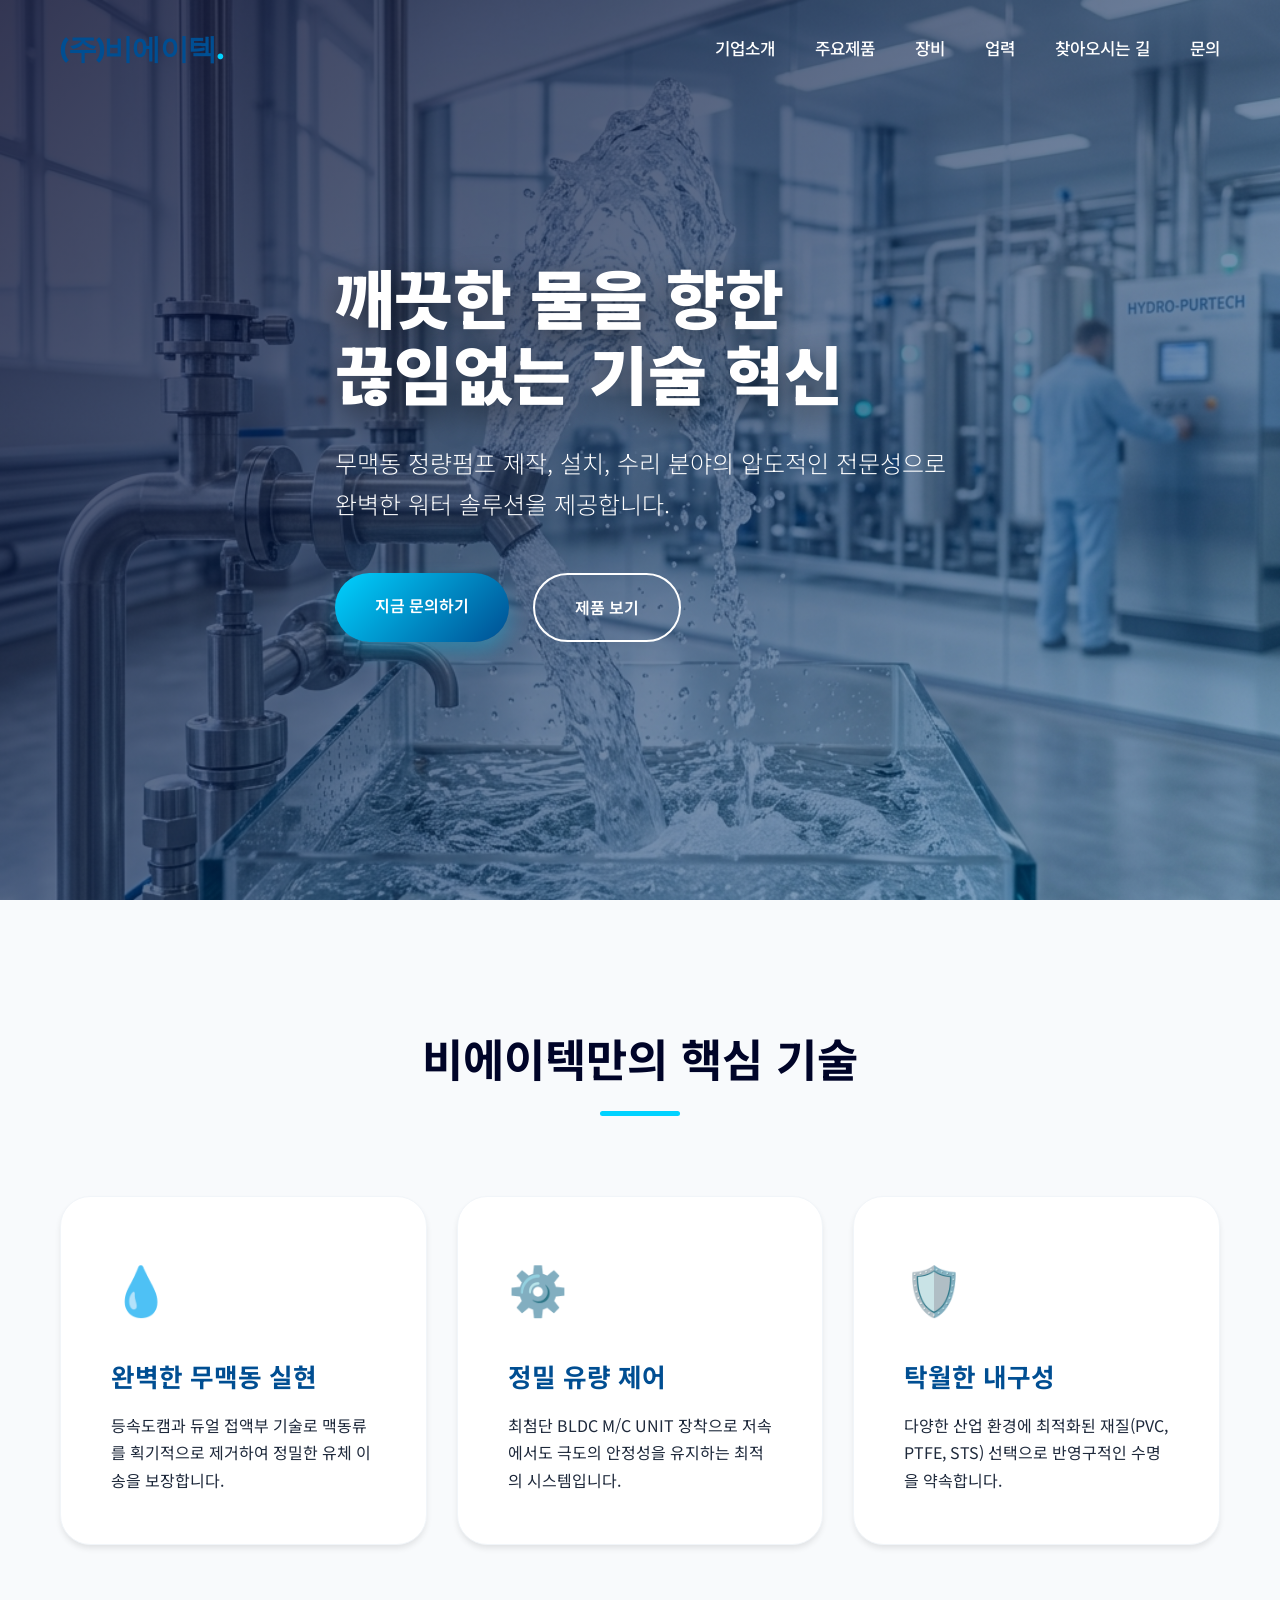
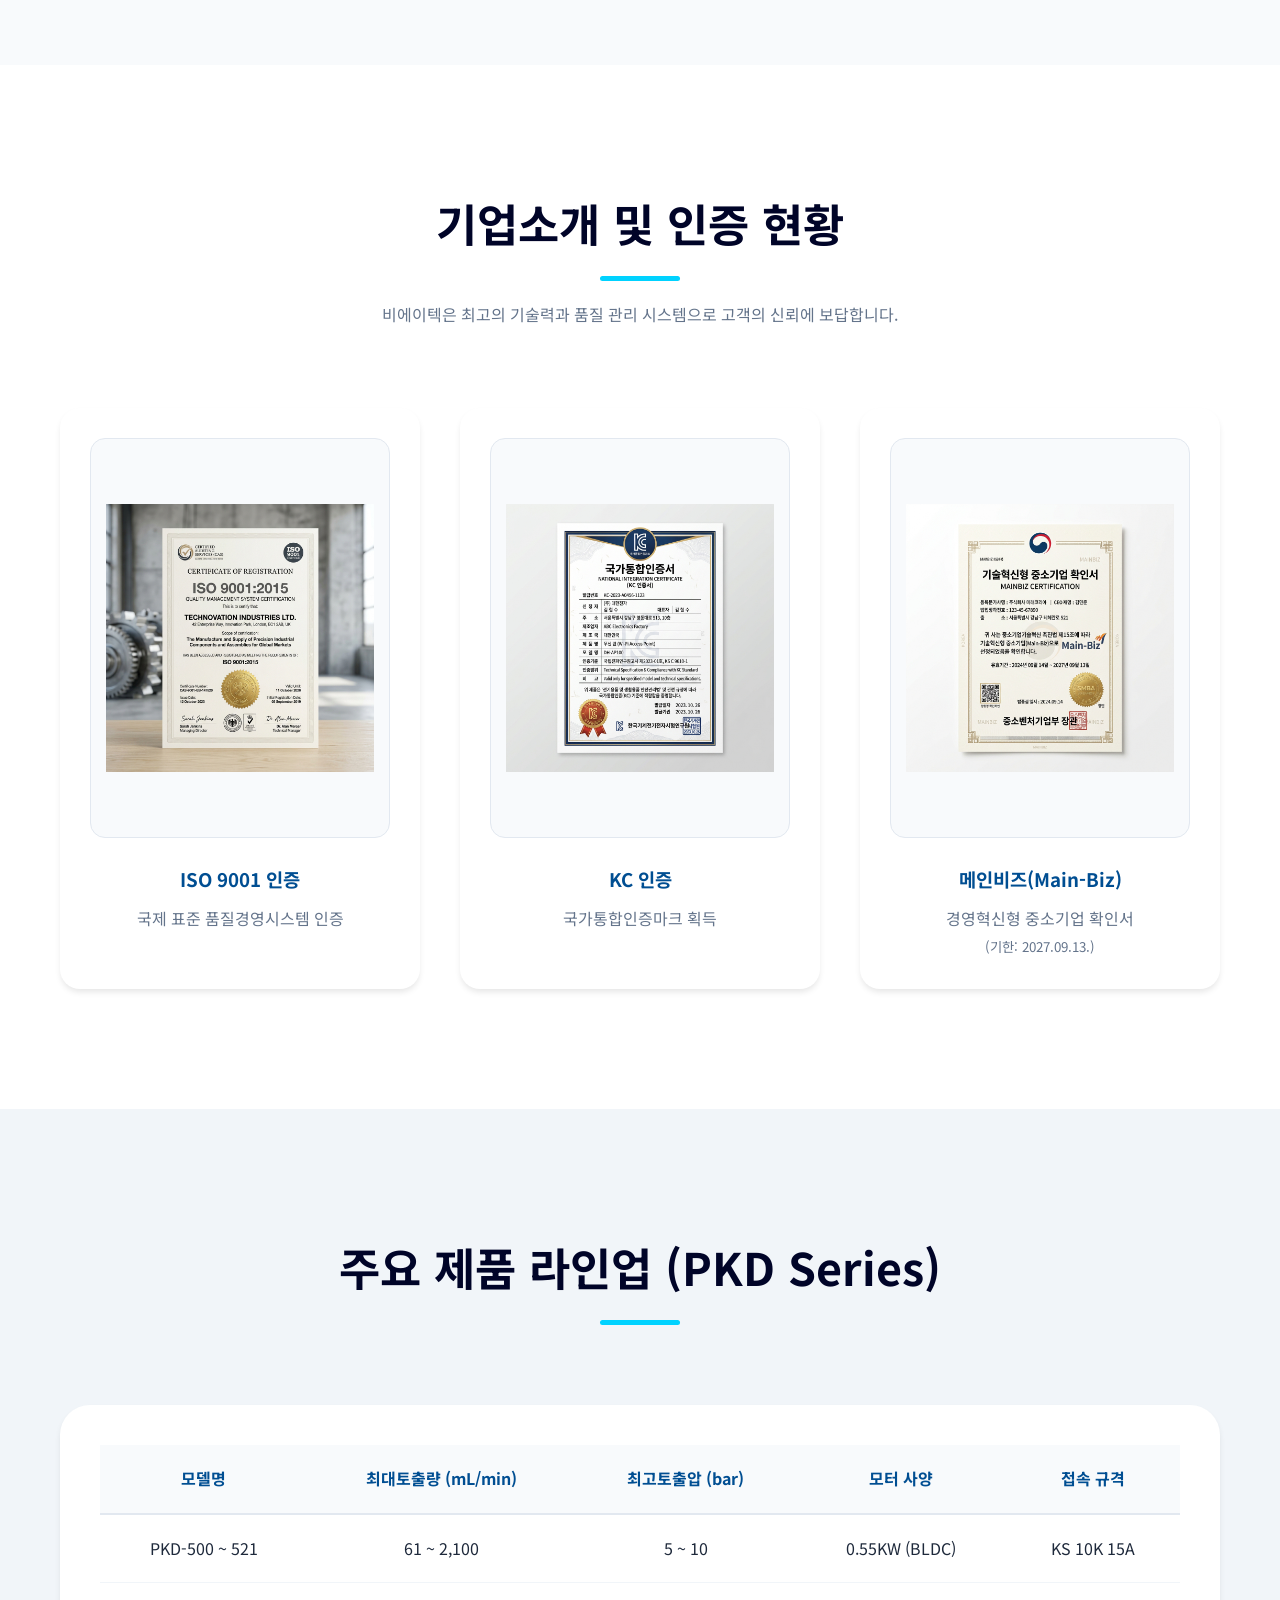
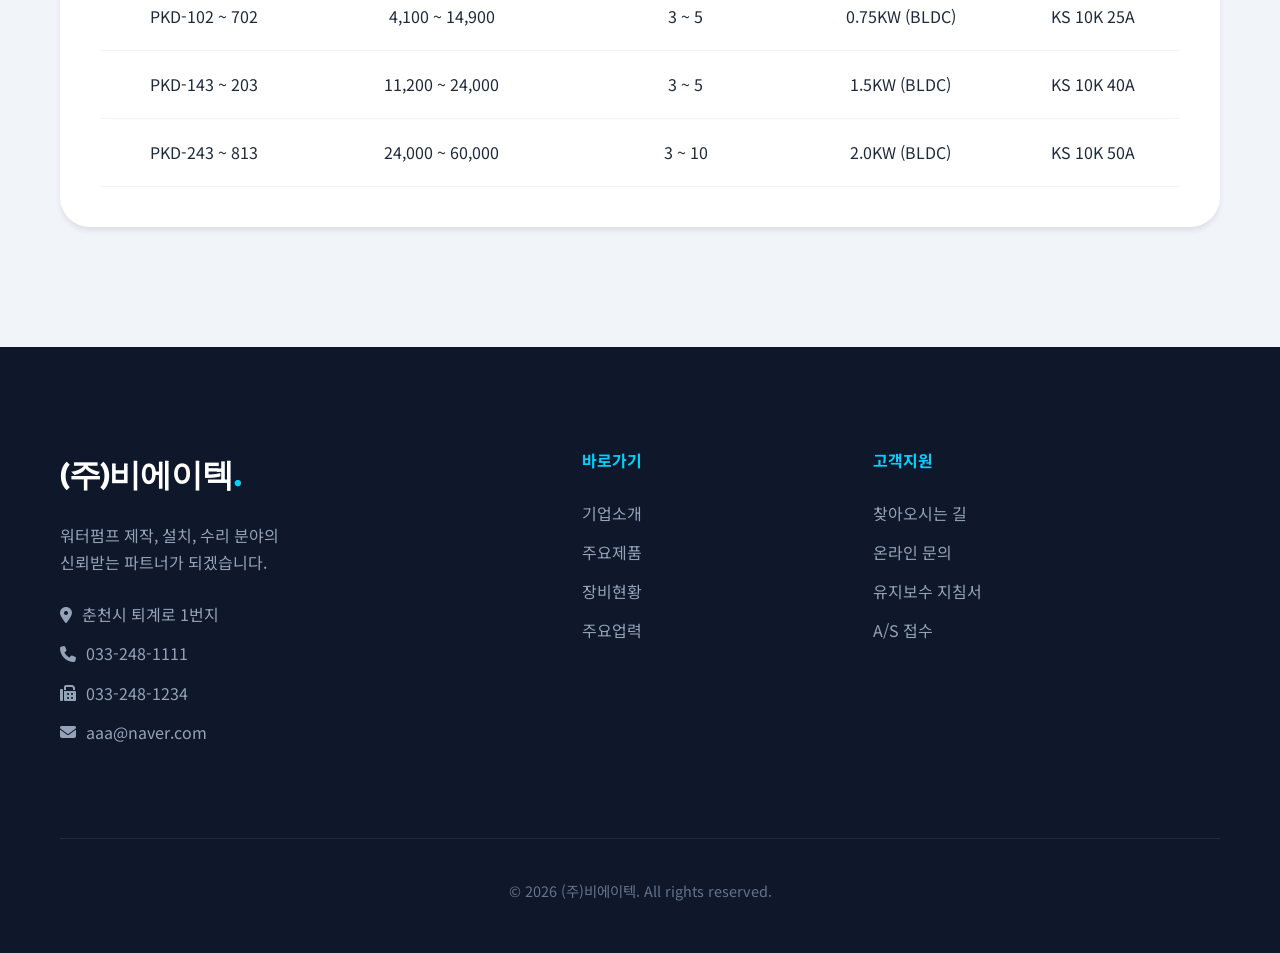
<file: index.html>
<!DOCTYPE html>
<html lang="ko">
<head>
    <meta charset="UTF-8">
    <meta name="viewport" content="width=device-width, initial-scale=1.0">
    <title>(주)비에이텍 - 워터펌프 제작·설치·수리 전문기업</title>
    <meta name="description" content="(주)비에이텍은 무맥동 정량펌프 전문 제작 및 유지보수 기업입니다.">
    <link rel="stylesheet" href="index.css">
    <!-- Font Awesome for icons -->
    <link rel="stylesheet" href="https://cdnjs.cloudflare.com/ajax/libs/font-awesome/6.4.0/css/all.min.css">
</head>
<body>

    <!-- Header Navigation -->
    <nav id="navbar">
        <div class="container nav-content">
            <a href="index.html" class="logo">(주)비에이텍<span>.</span></a>
            <ul class="nav-links">
                <li><a href="#certifications">기업소개</a></li>
                <li><a href="product.html">주요제품</a></li>
                <li><a href="equipment.html">장비</a></li>
                <li><a href="sales_history.html">업력</a></li>
                <li><a href="map.html">찾아오시는 길</a></li>
                <li><a href="inquiry.html">문의</a></li>
            </ul>
        </div>
    </nav>

    <!-- Hero Section -->
    <section class="hero">
        <div class="hero-overlay"></div>
        <!-- Using a placeholder if local image is not ready, but the CSS will handle the background -->
        <img src="hero.png" alt="Clean Water" class="hero-img">
        <div class="container hero-content">
            <h1 class="reveal">깨끗한 물을 향한<br>끊임없는 기술 혁신</h1>
            <p class="reveal">무맥동 정량펌프 제작, 설치, 수리 분야의 압도적인 전문성으로<br>완벽한 워터 솔루션을 제공합니다.</p>
            <div class="cta-group reveal">
                <a href="inquiry.html" class="btn btn-primary">지금 문의하기</a>
                <a href="product.html" class="btn" style="border: 2px solid white; color: white;">제품 보기</a>
            </div>
        </div>
    </section>

    <!-- Features Section -->
    <section id="features" class="section">
        <div class="container">
            <div class="section-header reveal">
                <h2>비에이텍만의 핵심 기술</h2>
                <div class="divider"></div>
            </div>
            <div class="features-grid">
                <div class="feature-card reveal">
                    <span class="feature-icon">💧</span>
                    <h3>완벽한 무맥동 실현</h3>
                    <p>등속도캠과 듀얼 접액부 기술로 맥동류를 획기적으로 제거하여 정밀한 유체 이송을 보장합니다.</p>
                </div>
                <div class="feature-card reveal">
                    <span class="feature-icon">⚙️</span>
                    <h3>정밀 유량 제어</h3>
                    <p>최첨단 BLDC M/C UNIT 장착으로 저속에서도 극도의 안정성을 유지하는 최적의 시스템입니다.</p>
                </div>
                <div class="feature-card reveal">
                    <span class="feature-icon">🛡️</span>
                    <h3>탁월한 내구성</h3>
                    <p>다양한 산업 환경에 최적화된 재질(PVC, PTFE, STS) 선택으로 반영구적인 수명을 약속합니다.</p>
                </div>
            </div>
        </div>
    </section>

    <!-- Certifications Section -->
    <section id="certifications" class="section" style="background-color: white;">
        <div class="container">
            <div class="section-header reveal">
                <h2>기업소개 및 인증 현황</h2>
                <div class="divider"></div>
                <p style="margin-top: 20px; color: var(--text-muted);">비에이텍은 최고의 기술력과 품질 관리 시스템으로 고객의 신뢰에 보답합니다.</p>
            </div>
            <div class="cert-grid">
                <div class="cert-item reveal">
                    <div class="cert-img-wrapper">
                        <img src="cert_iso.png" alt="ISO 9001 인증서">
                    </div>
                    <h3>ISO 9001 인증</h3>
                    <p>국제 표준 품질경영시스템 인증</p>
                </div>
                <div class="cert-item reveal">
                    <div class="cert-img-wrapper">
                        <img src="cert_kc.png" alt="KC 인증서">
                    </div>
                    <h3>KC 인증</h3>
                    <p>국가통합인증마크 획득</p>
                </div>
                <div class="cert-item reveal">
                    <div class="cert-img-wrapper">
                        <img src="cert_mainbiz.png" alt="메인비즈 확인서">
                    </div>
                    <h3>메인비즈(Main-Biz)</h3>
                    <p>경영혁신형 중소기업 확인서<br><small>(기한: 2027.09.13.)</small></p>
                </div>
            </div>
        </div>
    </section>

    <!-- Product Table Section -->
    <section id="products" class="section" style="background-color: #f1f5f9;">
        <div class="container">
            <div class="section-header reveal">
                <h2>주요 제품 라인업 (PKD Series)</h2>
                <div class="divider"></div>
            </div>
            <div class="table-container reveal">
                <table>
                    <thead>
                        <tr>
                            <th>모델명</th>
                            <th>최대토출량 (mL/min)</th>
                            <th>최고토출압 (bar)</th>
                            <th>모터 사양</th>
                            <th>접속 규격</th>
                        </tr>
                    </thead>
                    <tbody>
                        <tr>
                            <td>PKD-500 ~ 521</td>
                            <td>61 ~ 2,100</td>
                            <td>5 ~ 10</td>
                            <td>0.55KW (BLDC)</td>
                            <td>KS 10K 15A</td>
                        </tr>
                        <tr>
                            <td>PKD-102 ~ 702</td>
                            <td>4,100 ~ 14,900</td>
                            <td>3 ~ 5</td>
                            <td>0.75KW (BLDC)</td>
                            <td>KS 10K 25A</td>
                        </tr>
                        <tr>
                            <td>PKD-143 ~ 203</td>
                            <td>11,200 ~ 24,000</td>
                            <td>3 ~ 5</td>
                            <td>1.5KW (BLDC)</td>
                            <td>KS 10K 40A</td>
                        </tr>
                        <tr>
                            <td>PKD-243 ~ 813</td>
                            <td>24,000 ~ 60,000</td>
                            <td>3 ~ 10</td>
                            <td>2.0KW (BLDC)</td>
                            <td>KS 10K 50A</td>
                        </tr>
                    </tbody>
                </table>
            </div>
        </div>
    </section>

    <!-- Footer Section -->
    <footer>
        <div class="container">
            <div class="footer-grid">
                <div class="footer-brand">
                    <h3 class="logo">(주)비에이텍<span>.</span></h3>
                    <p style="margin-bottom: 25px; color: #94a3b8;">워터펌프 제작, 설치, 수리 분야의<br>신뢰받는 파트너가 되겠습니다.</p>
                    <div class="footer-info">
                        <p><i class="fas fa-map-marker-alt"></i> 춘천시 퇴계로 1번지</p>
                        <p><i class="fas fa-phone"></i> 033-248-1111</p>
                        <p><i class="fas fa-fax"></i> 033-248-1234</p>
                        <p><i class="fas fa-envelope"></i> aaa@naver.com</p>
                    </div>
                </div>
                <div class="footer-links">
                    <h4>바로가기</h4>
                    <ul>
                        <li><a href="intro.html">기업소개</a></li>
                        <li><a href="product.html">주요제품</a></li>
                        <li><a href="equipment.html">장비현황</a></li>
                        <li><a href="sales_history.html">주요업력</a></li>
                    </ul>
                </div>
                <div class="footer-links">
                    <h4>고객지원</h4>
                    <ul>
                        <li><a href="map.html">찾아오시는 길</a></li>
                        <li><a href="inquiry.html">온라인 문의</a></li>
                        <li><a href="#">유지보수 지침서</a></li>
                        <li><a href="#">A/S 접수</a></li>
                    </ul>
                </div>
            </div>
            <div class="footer-bottom">
                <p>&copy; 2026 (주)비에이텍. All rights reserved.</p>
            </div>
        </div>
    </footer>

    <script src="script.js"></script>
</body>
</html>
</file>
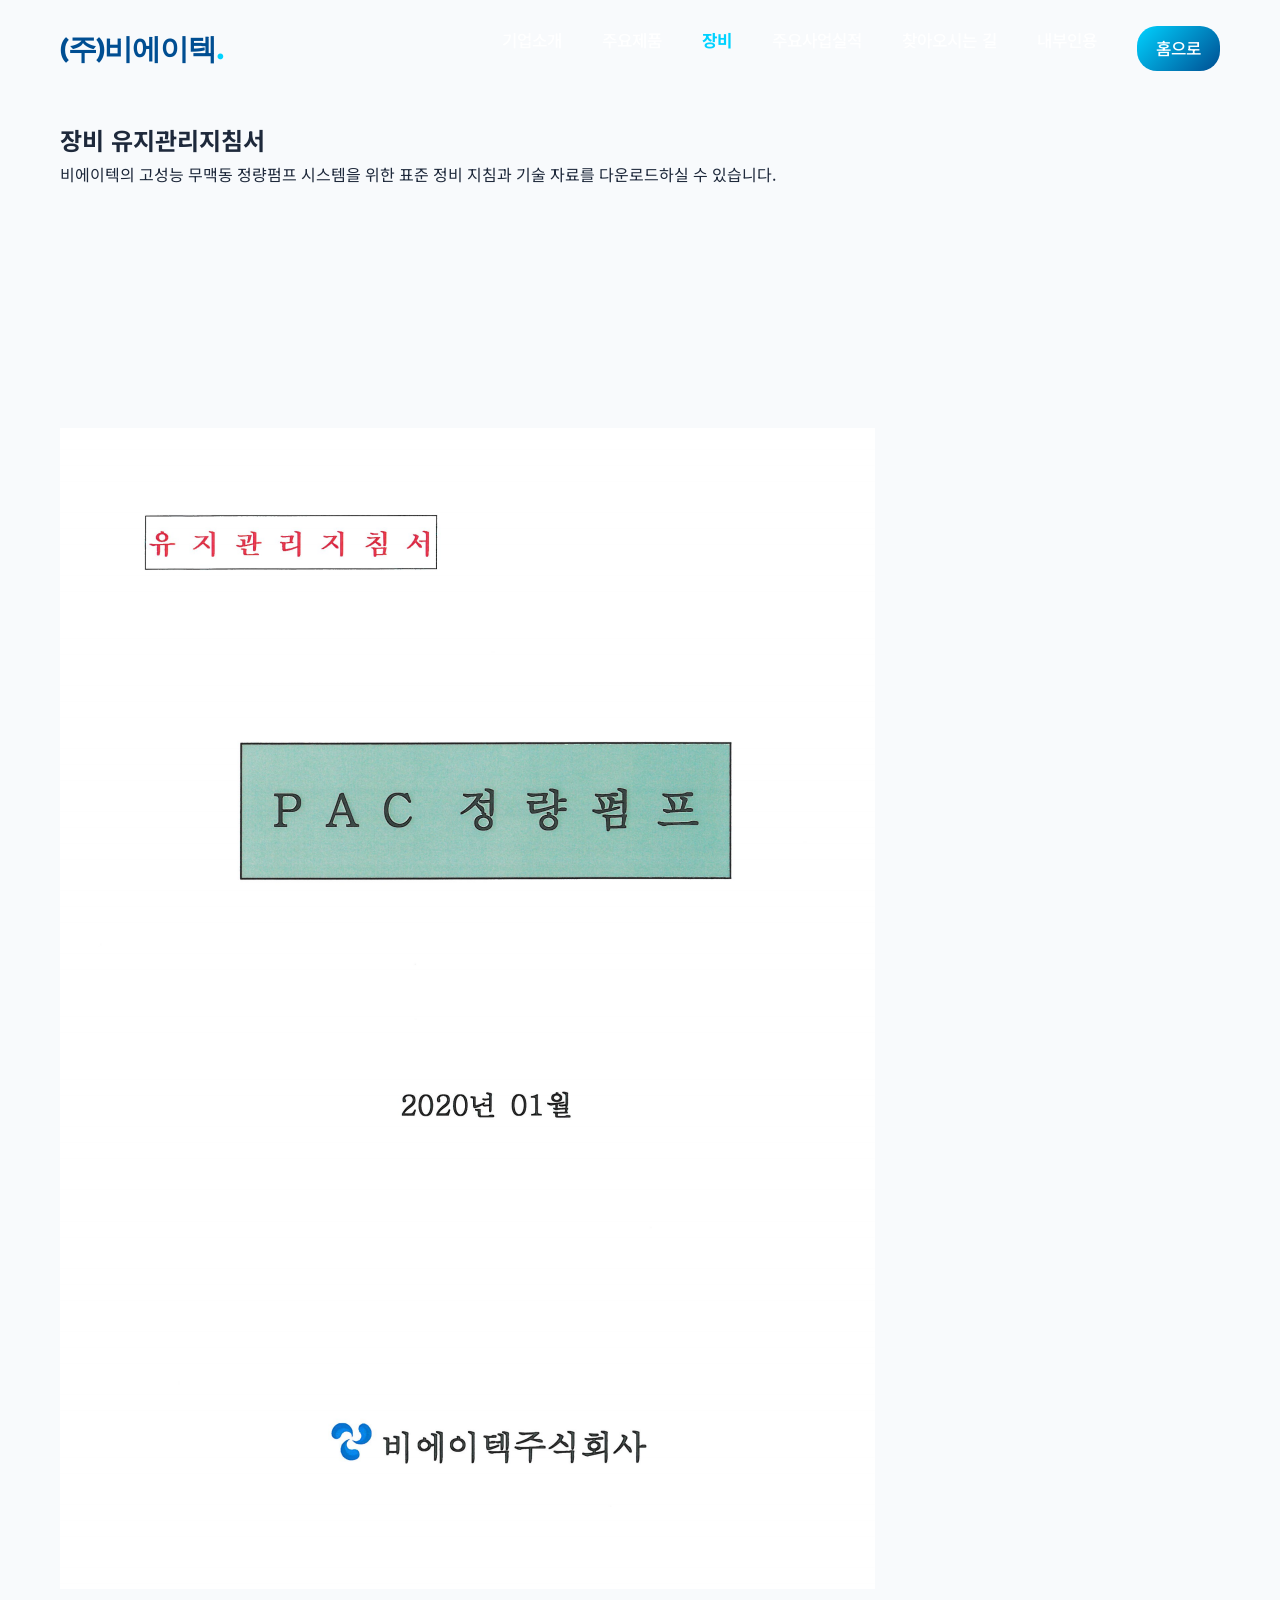
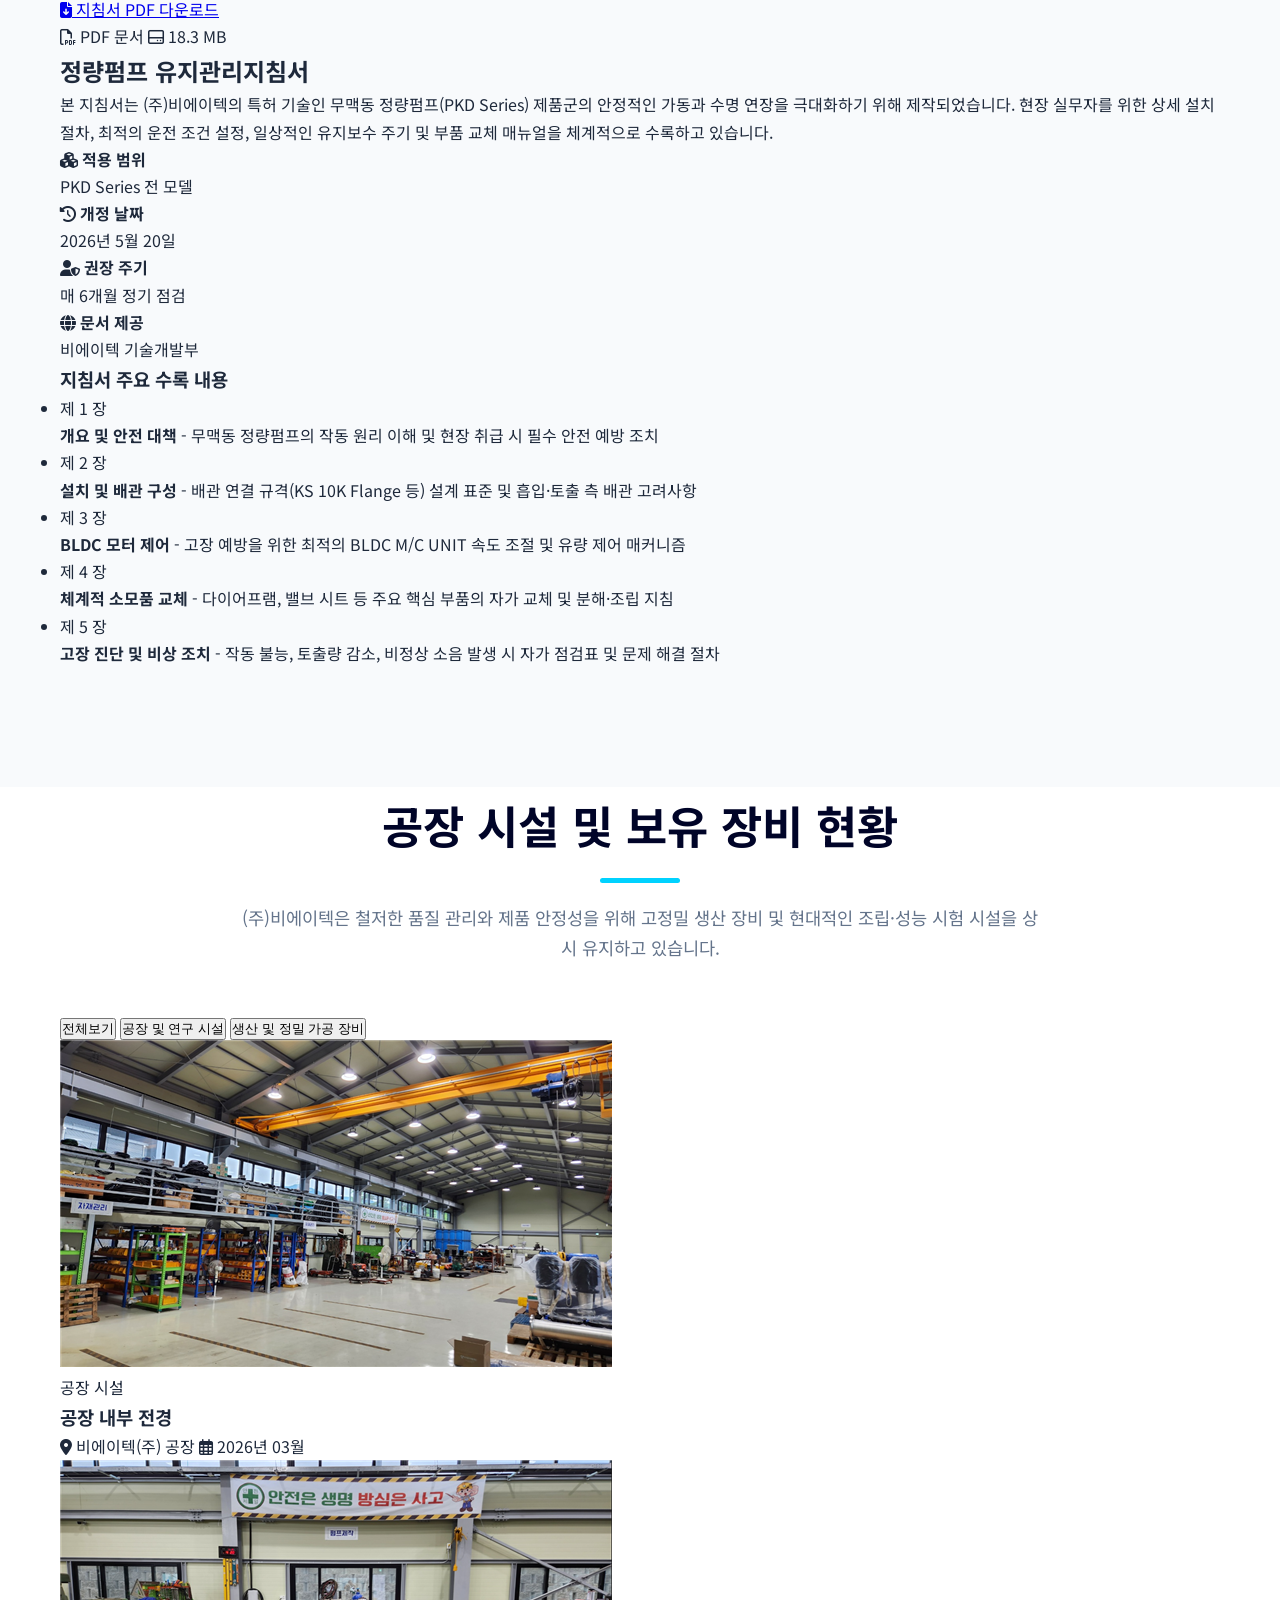
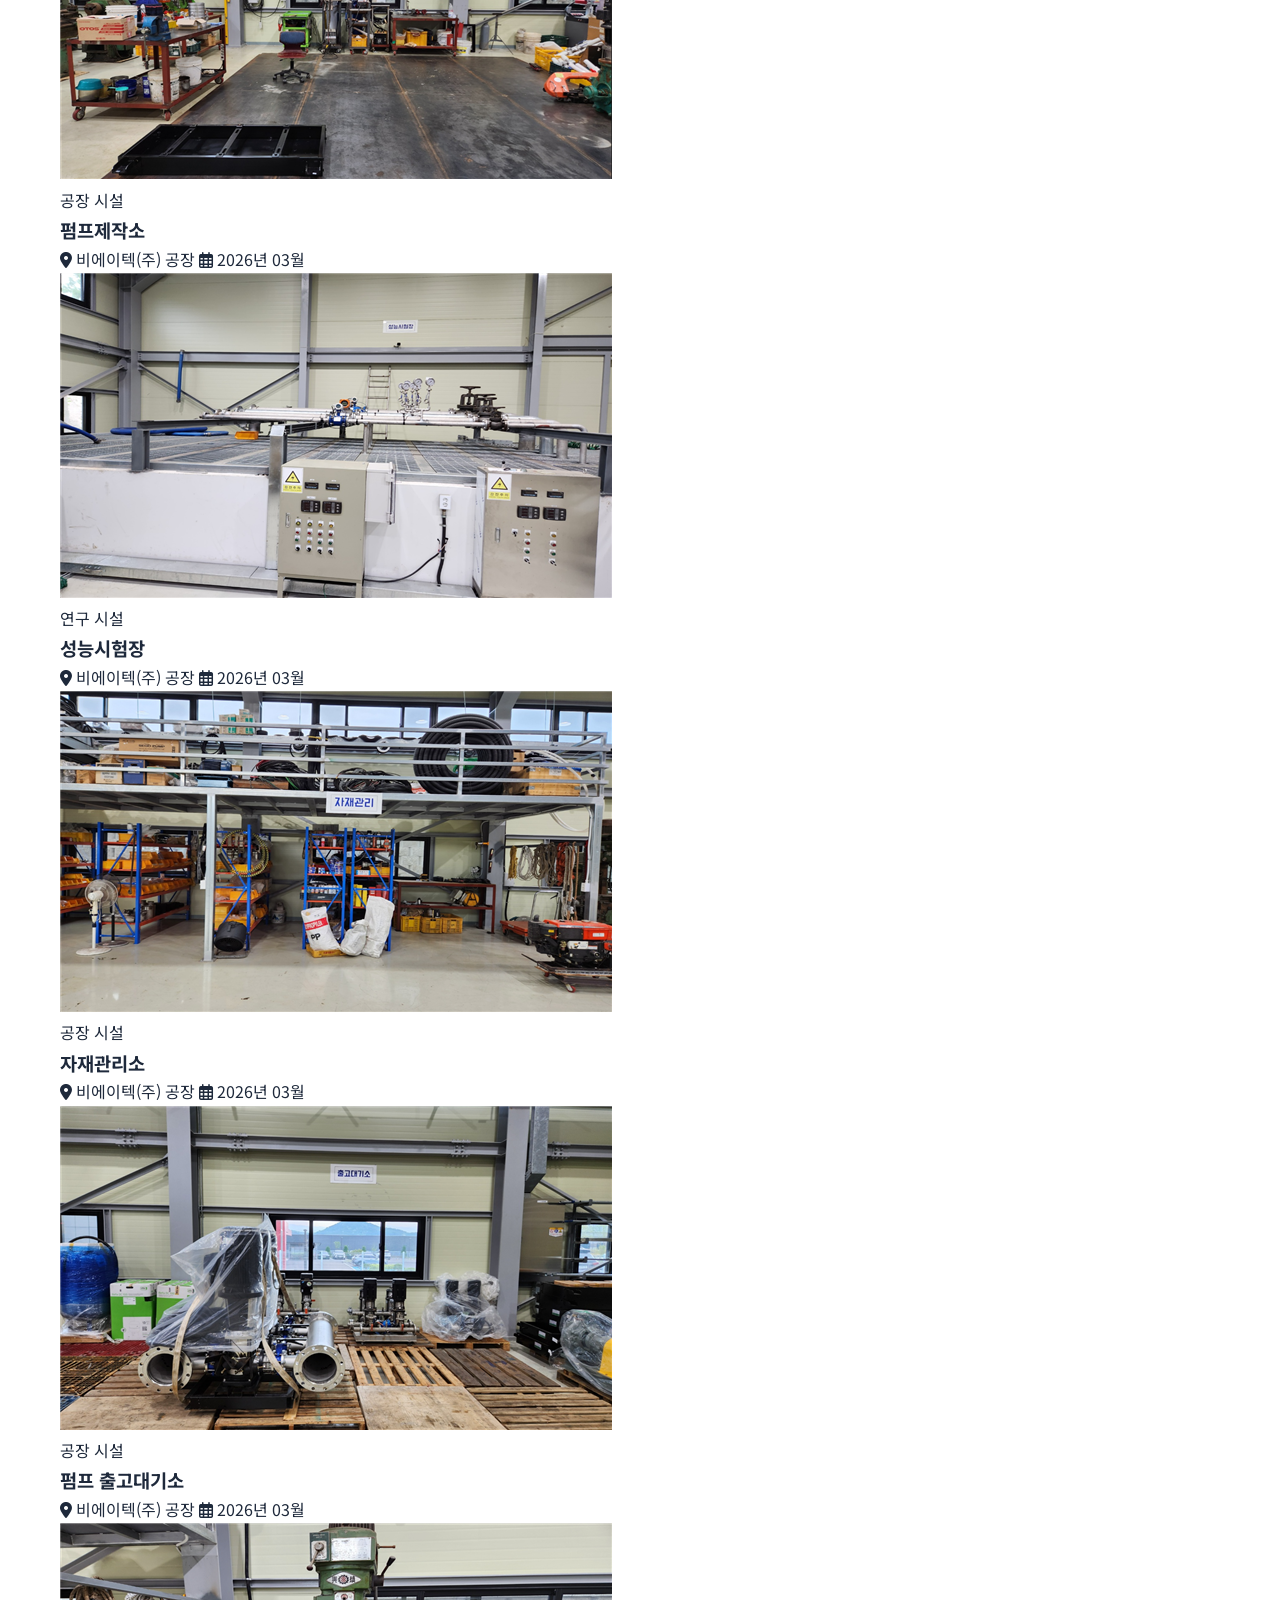
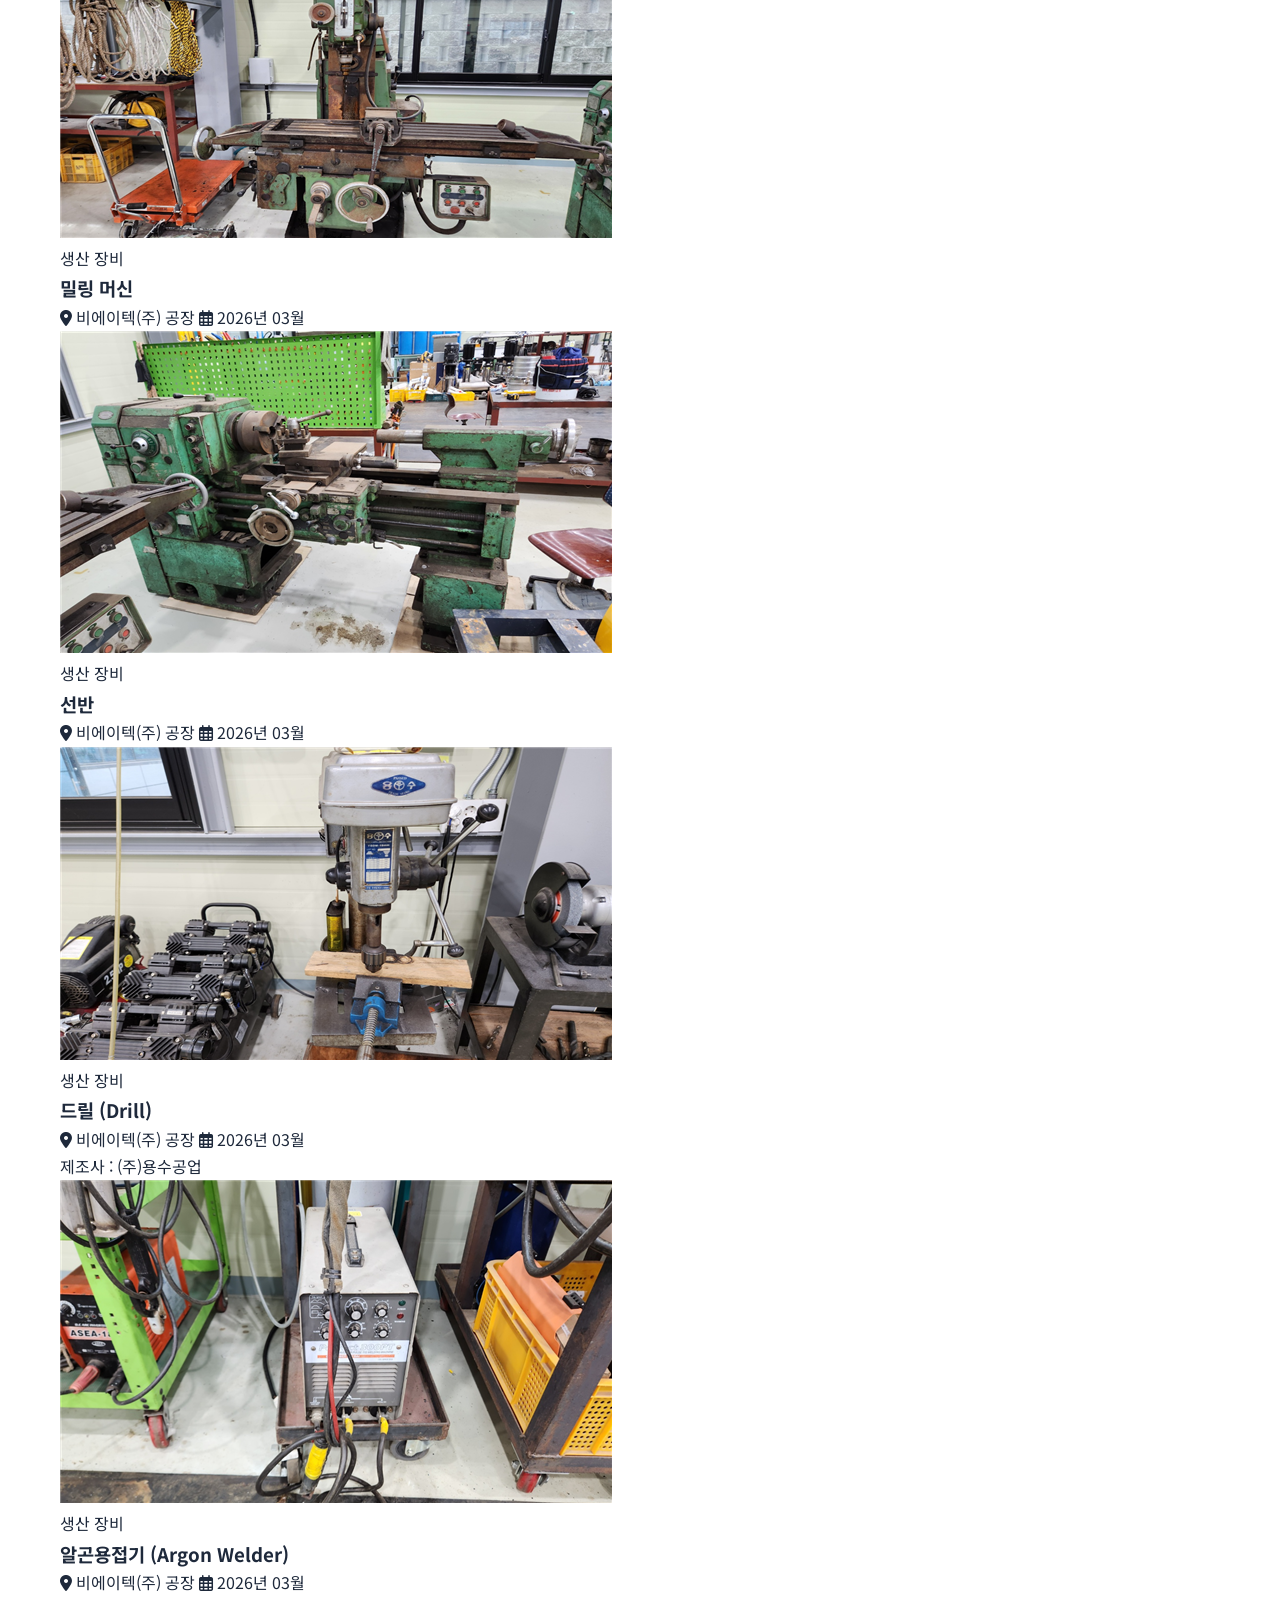
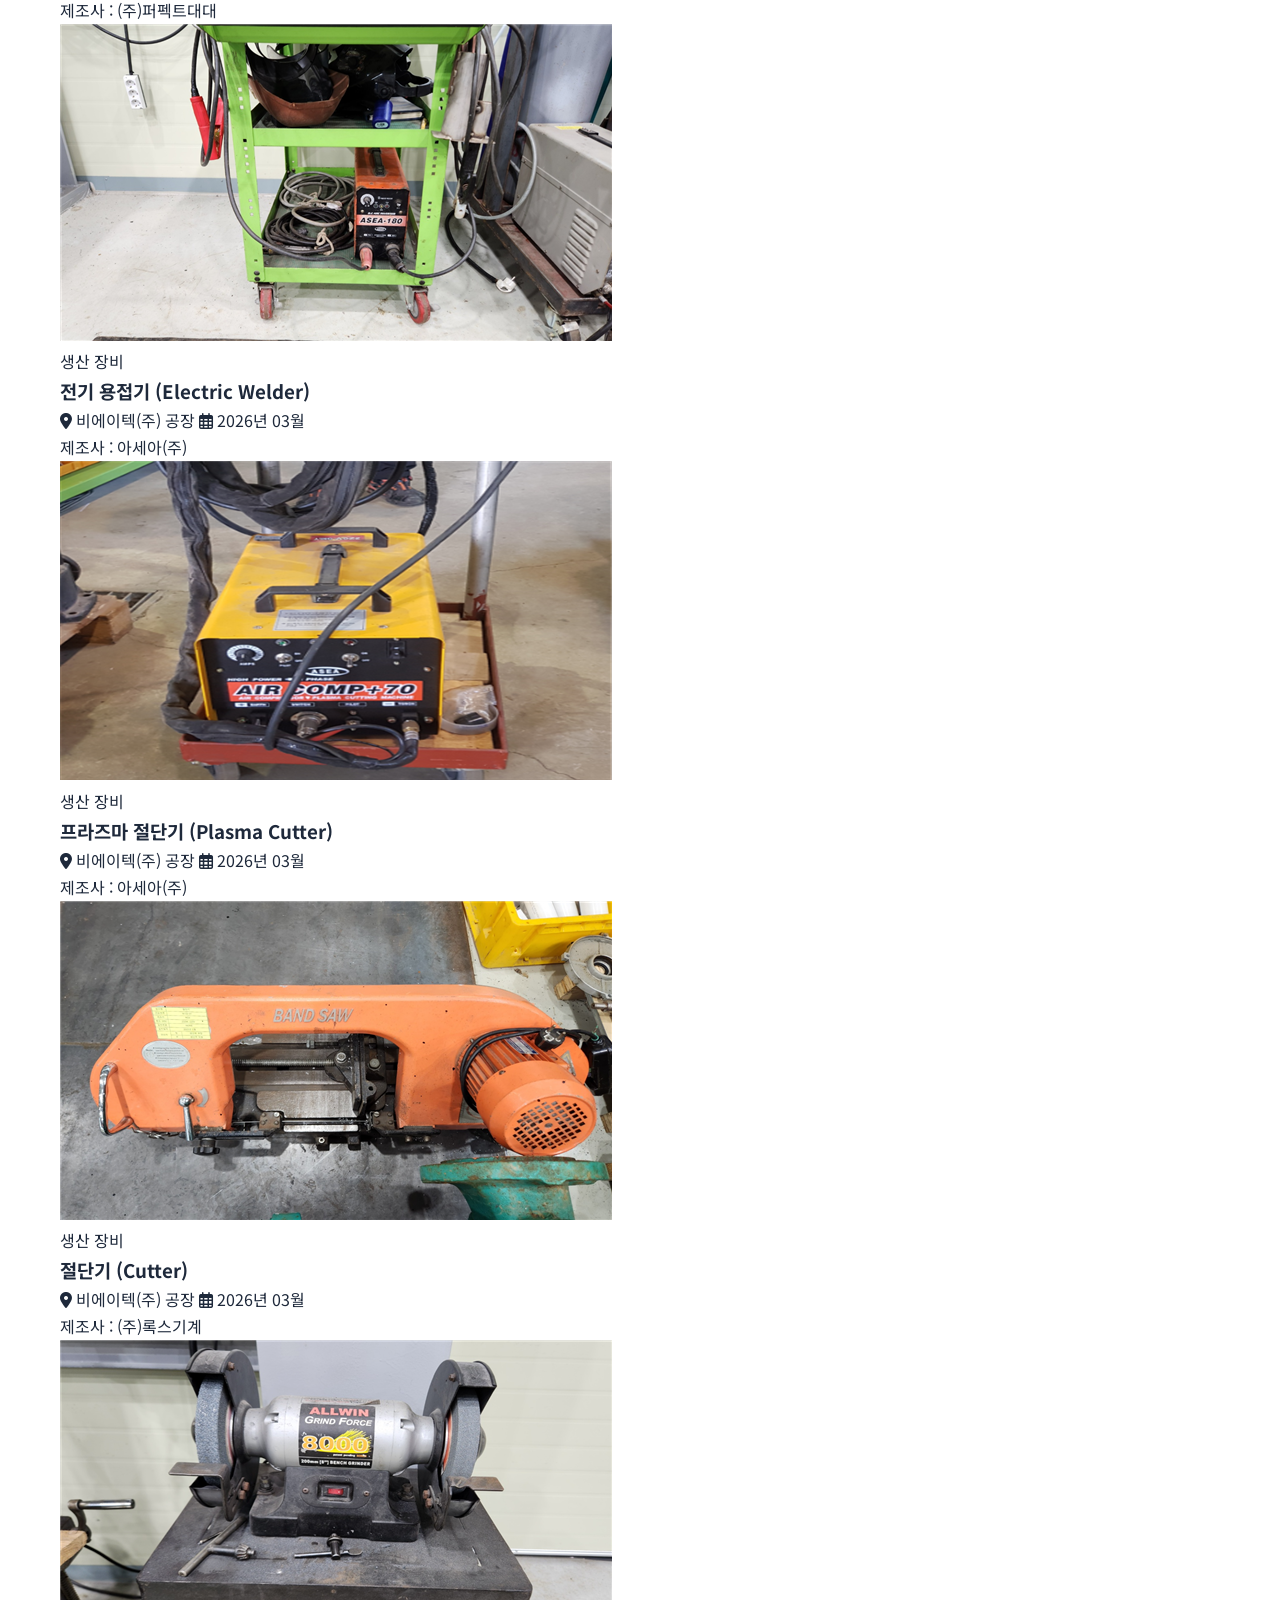
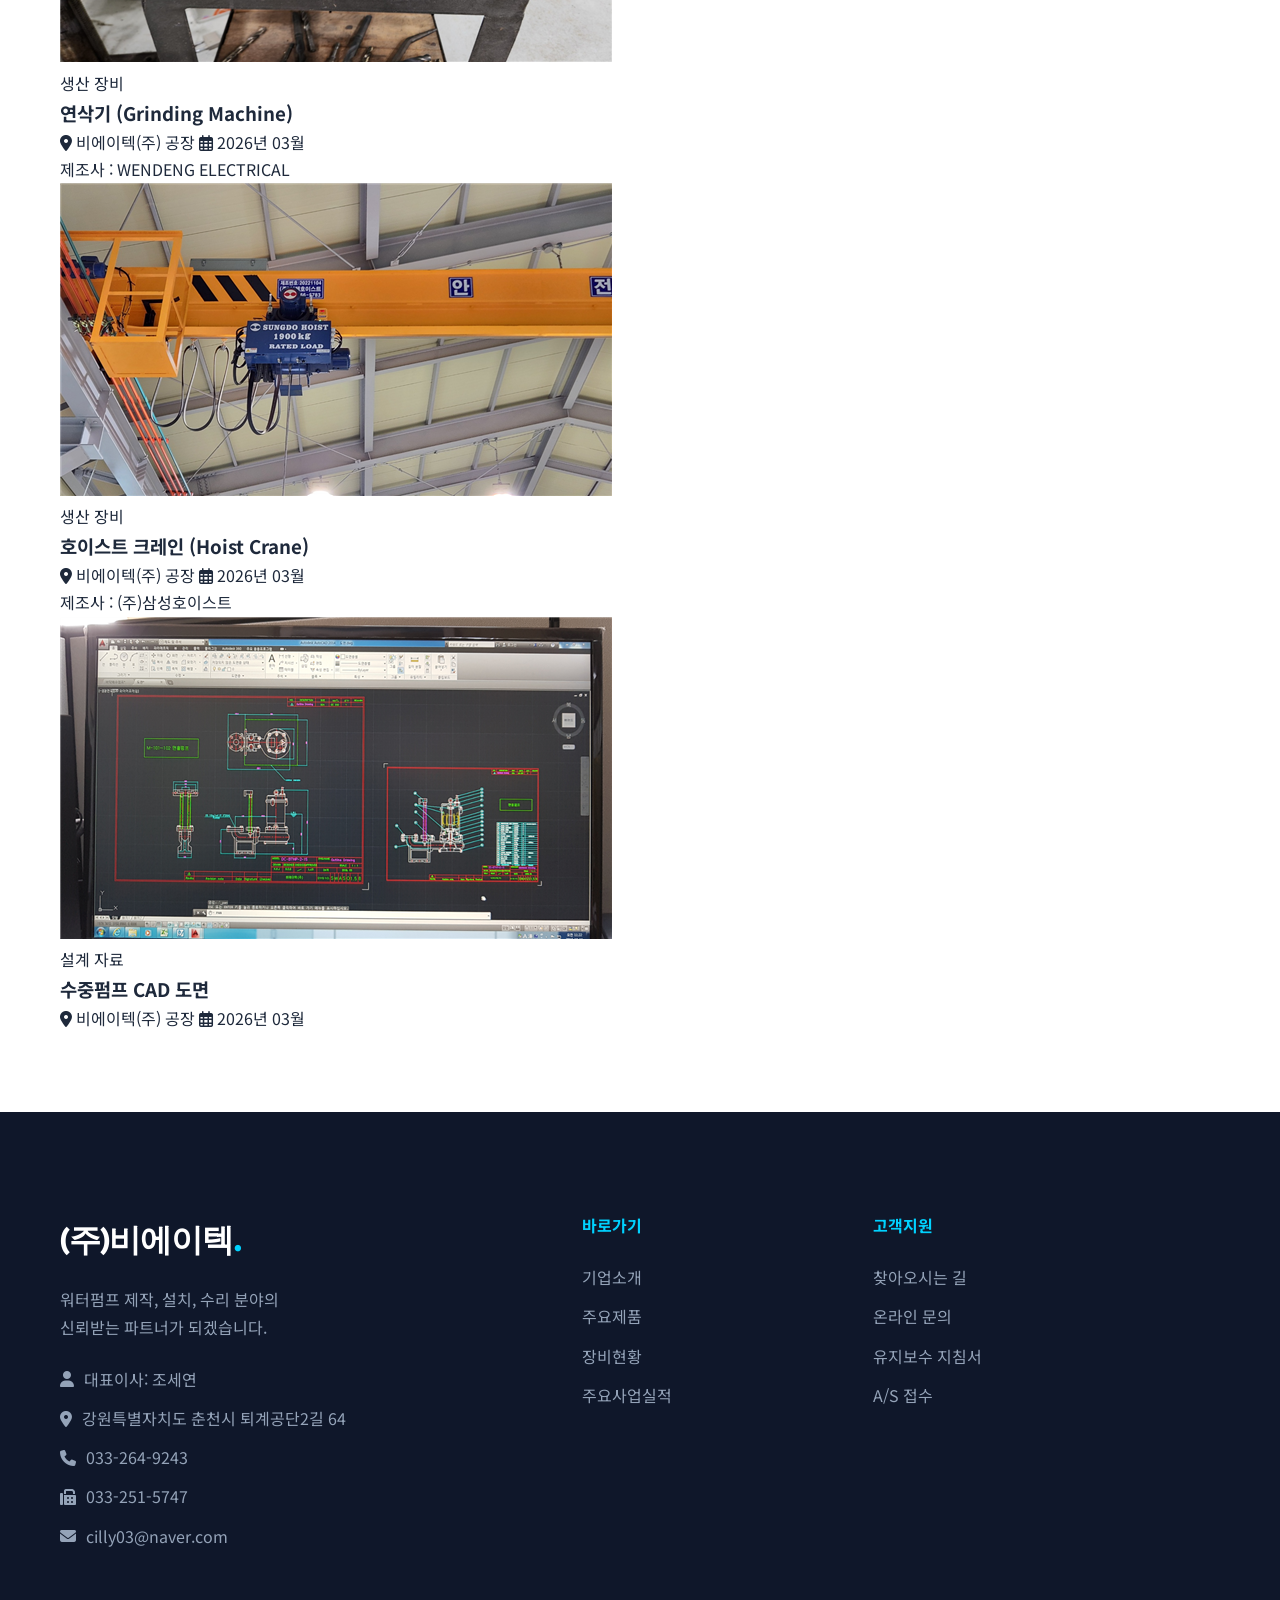
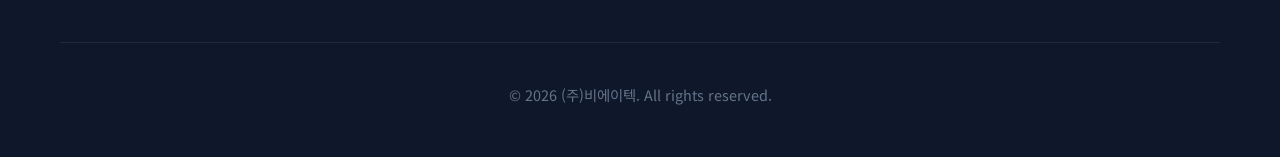
<file: equipment.html>
<!DOCTYPE html>
<html lang="ko">
<head>
    <meta charset="UTF-8">
    <meta name="viewport" content="width=device-width, initial-scale=1.0">
    <title>장비 유지관리지침서 - (주)비에이텍</title>
    <meta name="description" content="(주)비에이텍의 정량펌프 제품군에 대한 전문적인 유지보수 및 장비 관리 지침을 제공합니다.">
    <link rel="stylesheet" href="index.css">
    <!-- Font Awesome for icons -->
    <link rel="stylesheet" href="https://cdnjs.cloudflare.com/ajax/libs/font-awesome/6.4.0/css/all.min.css">
</head>
<body>

    <!-- Header Navigation -->
    <nav id="navbar" class="scrolled">
        <div class="container nav-content">
            <a href="index.html" class="logo">(주)비에이텍<span>.</span></a>
            <ul class="nav-links">
                <li><a href="intro.html">기업소개</a></li>
                <li><a href="product.html">주요제품</a></li>
                <li><a href="equipment.html" style="color: var(--secondary); font-weight: 700;">장비</a></li>
                <li><a href="records.html">주요사업실적</a></li>
                <li><a href="map.html">찾아오시는 길</a></li>
                <li><a href="internal.html">내부인용</a></li>
                <li><a href="index.html" class="btn" style="padding: 0.5rem 1.2rem; background: linear-gradient(135deg, var(--secondary), var(--primary)); color: white; border-radius: 20px;">홈으로</a></li>
            </ul>
        </div>
    </nav>

    <!-- Sub-Hero Section -->
    <section class="sub-hero">
        <div class="sub-hero-overlay"></div>
        <div class="container sub-hero-content">
            <h1 class="reveal active">장비 유지관리지침서</h1>
            <p class="reveal active">비에이텍의 고성능 무맥동 정량펌프 시스템을 위한 표준 정비 지침과 기술 자료를 다운로드하실 수 있습니다.</p>
        </div>
    </section>

    <!-- Main Content Section -->
    <section class="section" style="background-color: #f8fafc;">
        <div class="container">
            <div class="equipment-layout">
                
                <!-- Left Column: 3D Book Cover & Download Action -->
                <div class="book-container reveal active">
                    <div class="book-mockup">
                        <img src="유지관리 지침서 표지.png" alt="정량펌프 유지관리지침서 표지">
                    </div>
                    
                    <div class="download-action-area">
                        <a href="정량펌프 유지관리지침서.pdf" download="정량펌프_유지관리지침서.pdf" class="btn-download">
                            <i class="fas fa-file-download"></i>
                            지침서 PDF 다운로드
                        </a>
                        <div class="file-spec">
                            <span><i class="far fa-file-pdf"></i> PDF 문서</span>
                            <span><i class="far fa-hdd"></i> 18.3 MB</span>
                        </div>
                    </div>
                </div>

                <!-- Right Column: Manual Specification and Information -->
                <div class="manual-details reveal active">
                    <h2>정량펌프 유지관리지침서</h2>
                    <p class="intro-text">
                        본 지침서는 (주)비에이텍의 특허 기술인 무맥동 정량펌프(PKD Series) 제품군의 안정적인 가동과 수명 연장을 극대화하기 위해 제작되었습니다. 현장 실무자를 위한 상세 설치 절차, 최적의 운전 조건 설정, 일상적인 유지보수 주기 및 부품 교체 매뉴얼을 체계적으로 수록하고 있습니다.
                    </p>

                    <div class="manual-meta-grid">
                        <div class="meta-card">
                            <h4><i class="fas fa-cubes"></i> 적용 범위</h4>
                            <p>PKD Series 전 모델</p>
                        </div>
                        <div class="meta-card">
                            <h4><i class="fas fa-history"></i> 개정 날짜</h4>
                            <p>2026년 5월 20일</p>
                        </div>
                        <div class="meta-card">
                            <h4><i class="fas fa-user-shield"></i> 권장 주기</h4>
                            <p>매 6개월 정기 점검</p>
                        </div>
                        <div class="meta-card">
                            <h4><i class="fas fa-globe"></i> 문서 제공</h4>
                            <p>비에이텍 기술개발부</p>
                        </div>
                    </div>

                    <!-- Quick Preview Outline Card -->
                    <div class="preview-outline">
                        <h3>지침서 주요 수록 내용</h3>
                        <ul class="outline-list">
                            <li>
                                <span>제 1 장</span>
                                <div><strong>개요 및 안전 대책</strong> - 무맥동 정량펌프의 작동 원리 이해 및 현장 취급 시 필수 안전 예방 조치</div>
                            </li>
                            <li>
                                <span>제 2 장</span>
                                <div><strong>설치 및 배관 구성</strong> - 배관 연결 규격(KS 10K Flange 등) 설계 표준 및 흡입·토출 측 배관 고려사항</div>
                            </li>
                            <li>
                                <span>제 3 장</span>
                                <div><strong>BLDC 모터 제어</strong> - 고장 예방을 위한 최적의 BLDC M/C UNIT 속도 조절 및 유량 제어 매커니즘</div>
                            </li>
                            <li>
                                <span>제 4 장</span>
                                <div><strong>체계적 소모품 교체</strong> - 다이어프램, 밸브 시트 등 주요 핵심 부품의 자가 교체 및 분해·조립 지침</div>
                            </li>
                            <li>
                                <span>제 5 장</span>
                                <div><strong>고장 진단 및 비상 조치</strong> - 작동 불능, 토출량 감소, 비정상 소음 발생 시 자가 점검표 및 문제 해결 절차</div>
                            </li>
                        </ul>
                    </div>
                </div>

            </div>
        </div>
    </section>

    <!-- Page Section Separator -->
    <div class="section-separator"></div>

    <!-- Equipment Gallery Section -->
    <section class="section" style="background-color: white; padding-top: 0; padding-bottom: 80px;">
        <div class="container">
            <div class="section-header reveal active" style="margin-bottom: 50px;">
                <h2>공장 시설 및 보유 장비 현황</h2>
                <div class="divider"></div>
                <p style="margin-top: 20px; color: var(--text-muted); max-width: 800px; margin-left: auto; margin-right: auto; font-size: 1.1rem; line-height: 1.7;">
                    (주)비에이텍은 철저한 품질 관리와 제품 안정성을 위해 고정밀 생산 장비 및 현대적인 조립·성능 시험 시설을 상시 유지하고 있습니다.
                </p>
            </div>

            <!-- Filter Buttons -->
            <div class="gallery-filter-area reveal active">
                <button class="filter-btn active" data-filter="all">전체보기</button>
                <button class="filter-btn" data-filter="facility">공장 및 연구 시설</button>
                <button class="filter-btn" data-filter="machinery">생산 및 정밀 가공 장비</button>
            </div>

            <!-- Gallery Grid -->
            <div class="gallery-grid reveal active">
                
                <!-- 1. 공장 내부 전경 (Facility) -->
                <div class="gallery-item facility">
                    <div class="gallery-img-wrapper">
                        <img src="PIC7283.png" alt="공장 내부 전경">
                        <div class="gallery-badge facility-badge">공장 시설</div>
                    </div>
                    <div class="gallery-content">
                        <h3>공장 내부 전경</h3>
                        <div class="gallery-meta">
                            <span><i class="fas fa-map-marker-alt"></i> 비에이텍(주) 공장</span>
                            <span><i class="far fa-calendar-alt"></i> 2026년 03월</span>
                        </div>
                    </div>
                </div>

                <!-- 2. 펌프제작소 (Facility) -->
                <div class="gallery-item facility">
                    <div class="gallery-img-wrapper">
                        <img src="PIC72E1.png" alt="펌프제작소">
                        <div class="gallery-badge facility-badge">공장 시설</div>
                    </div>
                    <div class="gallery-content">
                        <h3>펌프제작소</h3>
                        <div class="gallery-meta">
                            <span><i class="fas fa-map-marker-alt"></i> 비에이텍(주) 공장</span>
                            <span><i class="far fa-calendar-alt"></i> 2026년 03월</span>
                        </div>
                    </div>
                </div>

                <!-- 3. 성능시험장 (Facility) -->
                <div class="gallery-item facility">
                    <div class="gallery-img-wrapper">
                        <img src="PIC7350.png" alt="성능시험장">
                        <div class="gallery-badge facility-badge">연구 시설</div>
                    </div>
                    <div class="gallery-content">
                        <h3>성능시험장</h3>
                        <div class="gallery-meta">
                            <span><i class="fas fa-map-marker-alt"></i> 비에이텍(주) 공장</span>
                            <span><i class="far fa-calendar-alt"></i> 2026년 03월</span>
                        </div>
                    </div>
                </div>

                <!-- 4. 자재관리소 (Facility) -->
                <div class="gallery-item facility">
                    <div class="gallery-img-wrapper">
                        <img src="PIC740C.png" alt="자재관리소">
                        <div class="gallery-badge facility-badge">공장 시설</div>
                    </div>
                    <div class="gallery-content">
                        <h3>자재관리소</h3>
                        <div class="gallery-meta">
                            <span><i class="fas fa-map-marker-alt"></i> 비에이텍(주) 공장</span>
                            <span><i class="far fa-calendar-alt"></i> 2026년 03월</span>
                        </div>
                    </div>
                </div>

                <!-- 5. 펌프 출고대기소 (Facility) -->
                <div class="gallery-item facility">
                    <div class="gallery-img-wrapper">
                        <img src="PIC74AA.png" alt="펌프 출고대기소">
                        <div class="gallery-badge facility-badge">공장 시설</div>
                    </div>
                    <div class="gallery-content">
                        <h3>펌프 출고대기소</h3>
                        <div class="gallery-meta">
                            <span><i class="fas fa-map-marker-alt"></i> 비에이텍(주) 공장</span>
                            <span><i class="far fa-calendar-alt"></i> 2026년 03월</span>
                        </div>
                    </div>
                </div>

                <!-- 6. 밀링 머신 (Machinery) -->
                <div class="gallery-item machinery">
                    <div class="gallery-img-wrapper">
                        <img src="PIC7528.png" alt="밀링 머신">
                        <div class="gallery-badge machinery-badge">생산 장비</div>
                    </div>
                    <div class="gallery-content">
                        <h3>밀링 머신</h3>
                        <div class="gallery-meta">
                            <span><i class="fas fa-map-marker-alt"></i> 비에이텍(주) 공장</span>
                            <span><i class="far fa-calendar-alt"></i> 2026년 03월</span>
                        </div>
                    </div>
                </div>

                <!-- 7. 선반 (Machinery) -->
                <div class="gallery-item machinery">
                    <div class="gallery-img-wrapper">
                        <img src="PIC7613.png" alt="선반">
                        <div class="gallery-badge machinery-badge">생산 장비</div>
                    </div>
                    <div class="gallery-content">
                        <h3>선반</h3>
                        <div class="gallery-meta">
                            <span><i class="fas fa-map-marker-alt"></i> 비에이텍(주) 공장</span>
                            <span><i class="far fa-calendar-alt"></i> 2026년 03월</span>
                        </div>
                    </div>
                </div>

                <!-- 8. 드릴 (Machinery) -->
                <div class="gallery-item machinery">
                    <div class="gallery-img-wrapper">
                        <img src="PIC76C0.png" alt="드릴">
                        <div class="gallery-badge machinery-badge">생산 장비</div>
                    </div>
                    <div class="gallery-content">
                        <h3>드릴 (Drill)</h3>
                        <div class="gallery-meta">
                            <span><i class="fas fa-map-marker-alt"></i> 비에이텍(주) 공장</span>
                            <span><i class="far fa-calendar-alt"></i> 2026년 03월</span>
                        </div>
                        <div class="gallery-maker">제조사 : (주)용수공업</div>
                    </div>
                </div>

                <!-- 9. 알곤용접기 (Machinery) -->
                <div class="gallery-item machinery">
                    <div class="gallery-img-wrapper">
                        <img src="PIC774D.png" alt="알곤용접기">
                        <div class="gallery-badge machinery-badge">생산 장비</div>
                    </div>
                    <div class="gallery-content">
                        <h3>알곤용접기 (Argon Welder)</h3>
                        <div class="gallery-meta">
                            <span><i class="fas fa-map-marker-alt"></i> 비에이텍(주) 공장</span>
                            <span><i class="far fa-calendar-alt"></i> 2026년 03월</span>
                        </div>
                        <div class="gallery-maker">제조사 : (주)퍼펙트대대</div>
                    </div>
                </div>

                <!-- 10. 전기 용접기 (Machinery) -->
                <div class="gallery-item machinery">
                    <div class="gallery-img-wrapper">
                        <img src="PIC77EB.png" alt="전기 용접기">
                        <div class="gallery-badge machinery-badge">생산 장비</div>
                    </div>
                    <div class="gallery-content">
                        <h3>전기 용접기 (Electric Welder)</h3>
                        <div class="gallery-meta">
                            <span><i class="fas fa-map-marker-alt"></i> 비에이텍(주) 공장</span>
                            <span><i class="far fa-calendar-alt"></i> 2026년 03월</span>
                        </div>
                        <div class="gallery-maker">제조사 : 아세아(주)</div>
                    </div>
                </div>

                <!-- 11. 프라즈마 절단기 (Machinery) -->
                <div class="gallery-item machinery">
                    <div class="gallery-img-wrapper">
                        <img src="PIC7849.png" alt="프라즈마 절단기">
                        <div class="gallery-badge machinery-badge">생산 장비</div>
                    </div>
                    <div class="gallery-content">
                        <h3>프라즈마 절단기 (Plasma Cutter)</h3>
                        <div class="gallery-meta">
                            <span><i class="fas fa-map-marker-alt"></i> 비에이텍(주) 공장</span>
                            <span><i class="far fa-calendar-alt"></i> 2026년 03월</span>
                        </div>
                        <div class="gallery-maker">제조사 : 아세아(주)</div>
                    </div>
                </div>

                <!-- 12. 절단기 (Machinery) -->
                <div class="gallery-item machinery">
                    <div class="gallery-img-wrapper">
                        <img src="PIC78E7.png" alt="절단기">
                        <div class="gallery-badge machinery-badge">생산 장비</div>
                    </div>
                    <div class="gallery-content">
                        <h3>절단기 (Cutter)</h3>
                        <div class="gallery-meta">
                            <span><i class="fas fa-map-marker-alt"></i> 비에이텍(주) 공장</span>
                            <span><i class="far fa-calendar-alt"></i> 2026년 03월</span>
                        </div>
                        <div class="gallery-maker">제조사 : (주)록스기계</div>
                    </div>
                </div>

                <!-- 13. 연삭기 (Machinery) -->
                <div class="gallery-item machinery">
                    <div class="gallery-img-wrapper">
                        <img src="PIC7974.png" alt="연삭기">
                        <div class="gallery-badge machinery-badge">생산 장비</div>
                    </div>
                    <div class="gallery-content">
                        <h3>연삭기 (Grinding Machine)</h3>
                        <div class="gallery-meta">
                            <span><i class="fas fa-map-marker-alt"></i> 비에이텍(주) 공장</span>
                            <span><i class="far fa-calendar-alt"></i> 2026년 03월</span>
                        </div>
                        <div class="gallery-maker">제조사 : WENDENG ELECTRICAL</div>
                    </div>
                </div>

                <!-- 14. 호이스트 크레인 (Machinery) -->
                <div class="gallery-item machinery">
                    <div class="gallery-img-wrapper">
                        <img src="PIC7A02.png" alt="호이스트 크레인">
                        <div class="gallery-badge machinery-badge">생산 장비</div>
                    </div>
                    <div class="gallery-content">
                        <h3>호이스트 크레인 (Hoist Crane)</h3>
                        <div class="gallery-meta">
                            <span><i class="fas fa-map-marker-alt"></i> 비에이텍(주) 공장</span>
                            <span><i class="far fa-calendar-alt"></i> 2026년 03월</span>
                        </div>
                        <div class="gallery-maker">제조사 : (주)삼성호이스트</div>
                    </div>
                </div>

                <!-- 15. 수중펌프 CAD 도면 (Facility) -->
                <div class="gallery-item facility">
                    <div class="gallery-img-wrapper">
                        <img src="PIC7AAF.png" alt="수중펌프 CAD 도면">
                        <div class="gallery-badge facility-badge">설계 자료</div>
                    </div>
                    <div class="gallery-content">
                        <h3>수중펌프 CAD 도면</h3>
                        <div class="gallery-meta">
                            <span><i class="fas fa-map-marker-alt"></i> 비에이텍(주) 공장</span>
                            <span><i class="far fa-calendar-alt"></i> 2026년 03월</span>
                        </div>
                    </div>
                </div>

            </div>
        </div>
    </section>

    <!-- Footer Section -->
    <footer>
        <div class="container">
            <div class="footer-grid">
                <div class="footer-brand">
                    <h3 class="logo">(주)비에이텍<span>.</span></h3>
                    <p style="margin-bottom: 25px; color: #94a3b8;">워터펌프 제작, 설치, 수리 분야의<br>신뢰받는 파트너가 되겠습니다.</p>
                    <div class="footer-info">
                        <p><i class="fas fa-user"></i> 대표이사: 조세연</p>
                        <p><i class="fas fa-map-marker-alt"></i> 강원특별자치도 춘천시 퇴계공단2길 64</p>
                        <p><i class="fas fa-phone"></i> 033-264-9243</p>
                        <p><i class="fas fa-fax"></i> 033-251-5747</p>
                        <p><i class="fas fa-envelope"></i> cilly03@naver.com</p>
                    </div>
                </div>
                <div class="footer-links">
                    <h4>바로가기</h4>
                    <ul>
                        <li><a href="intro.html">기업소개</a></li>
                        <li><a href="product.html">주요제품</a></li>
                        <li><a href="equipment.html">장비현황</a></li>
                        <li><a href="records.html">주요사업실적</a></li>
                    </ul>
                </div>
                <div class="footer-links">
                    <h4>고객지원</h4>
                    <ul>
                        <li><a href="map.html">찾아오시는 길</a></li>
                        <li><a href="inquiry.html">온라인 문의</a></li>
                        <li><a href="equipment.html">유지보수 지침서</a></li>
                        <li><a href="inquiry.html">A/S 접수</a></li>
                    </ul>
                </div>
            </div>
            <div class="footer-bottom">
                <p>&copy; 2026 (주)비에이텍. All rights reserved.</p>
            </div>
        </div>
    </footer>

    <script src="script.js"></script>
</body>
</html>
</file>
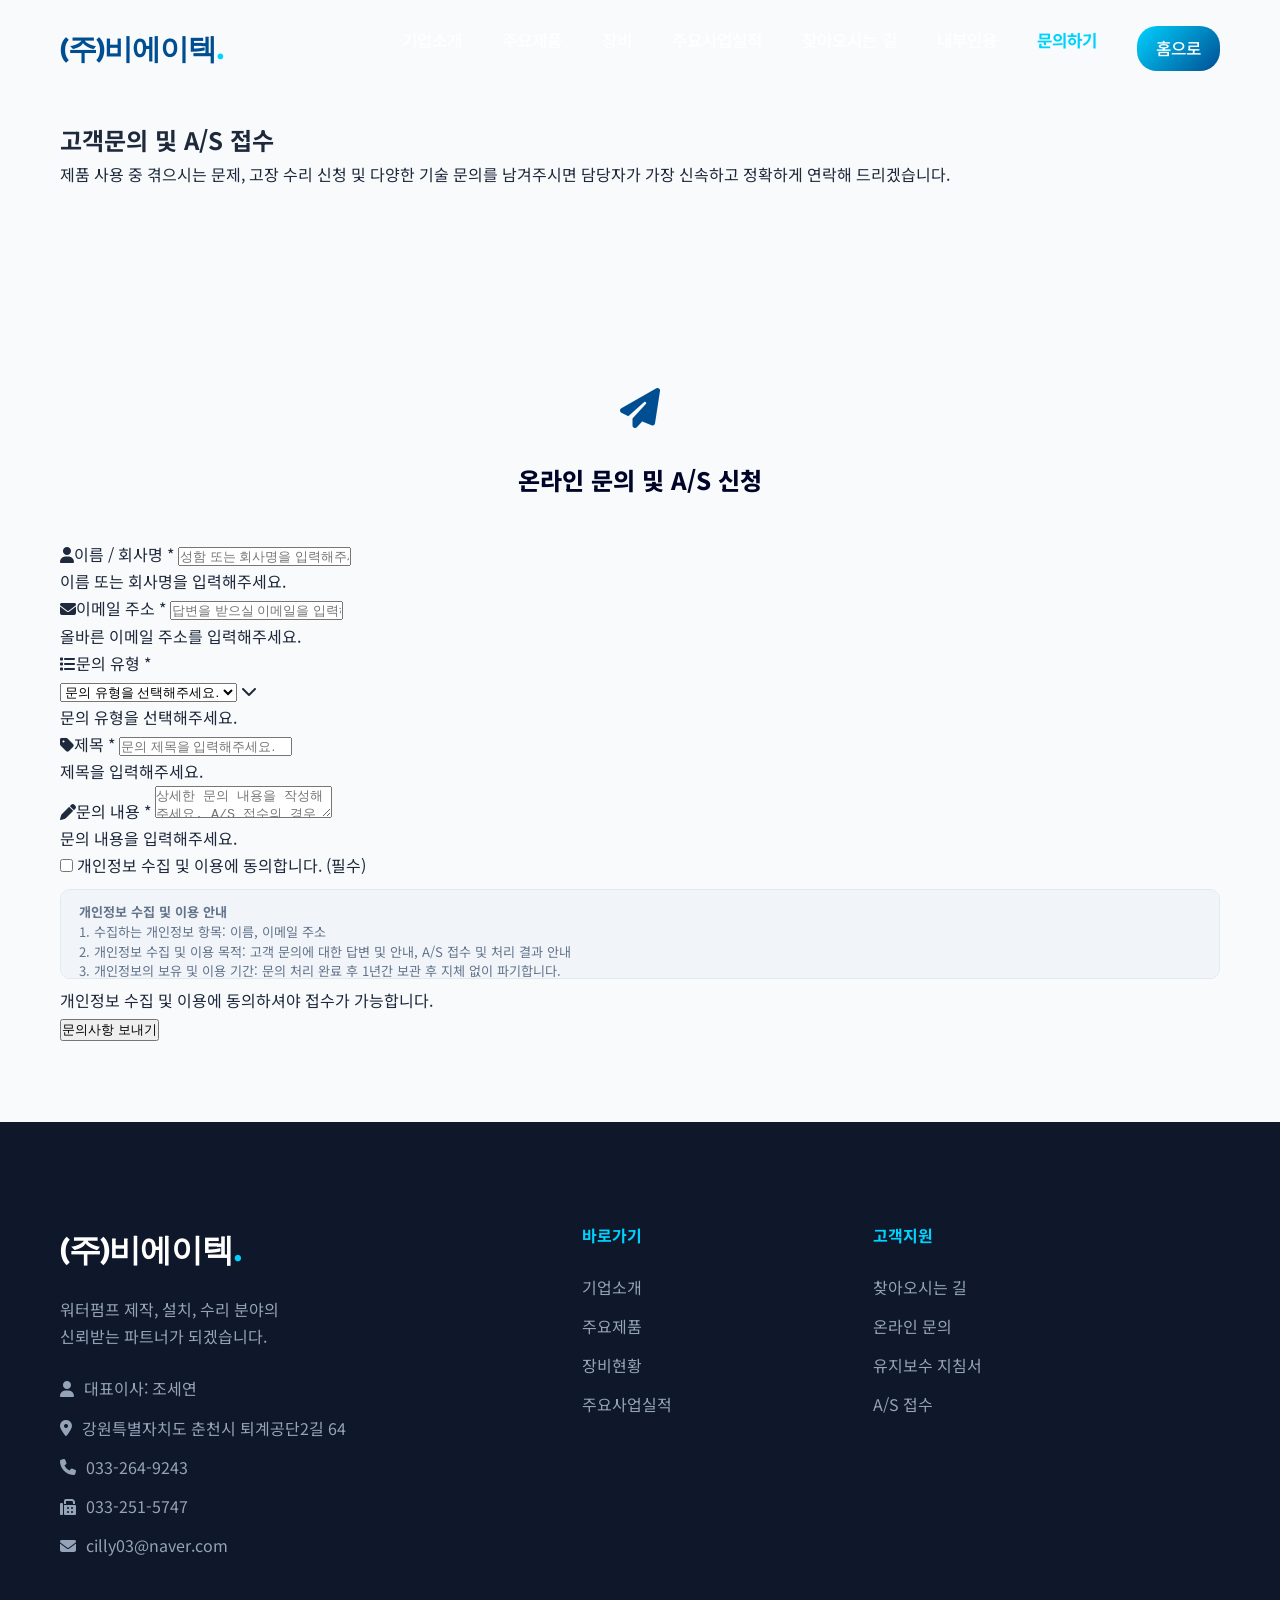
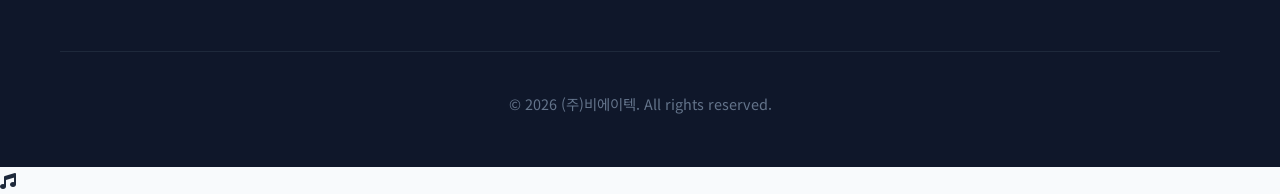
<file: inquiry.html>
<!DOCTYPE html>
<html lang="ko">
<head>
    <meta charset="UTF-8">
    <meta name="viewport" content="width=device-width, initial-scale=1.0">
    <title>고객문의 및 A/S접수 - (주)비에이텍</title>
    <meta name="description" content="(주)비에이텍의 무맥동 정량펌프 제품 사용 문제, 고장 및 수리(A/S) 접수 및 기타 일반 문의를 비공개로 안전하게 전송할 수 있는 온라인 접수처입니다.">
    <link rel="stylesheet" href="index.css">
    <!-- Font Awesome for icons -->
    <link rel="stylesheet" href="https://cdnjs.cloudflare.com/ajax/libs/font-awesome/6.4.0/css/all.min.css">
</head>
<body>

    <!-- Header Navigation -->
    <nav id="navbar" class="scrolled">
        <div class="container nav-content">
            <a href="index.html" class="logo">(주)비에이텍<span>.</span></a>
            <ul class="nav-links">
                <li><a href="intro.html">기업소개</a></li>
                <li><a href="product.html">주요제품</a></li>
                <li><a href="equipment.html">장비</a></li>
                <li><a href="records.html">주요사업실적</a></li>
                <li><a href="map.html">찾아오시는 길</a></li>
                <li><a href="internal.html">내부인용</a></li>
                <li><a href="inquiry.html" style="color: var(--secondary); font-weight: 700;">문의하기</a></li>
                <li><a href="index.html" class="btn" style="padding: 0.5rem 1.2rem; background: linear-gradient(135deg, var(--secondary), var(--primary)); color: white; border-radius: 20px;">홈으로</a></li>
            </ul>
        </div>
    </nav>

    <!-- Sub-Hero Section -->
    <section class="sub-hero">
        <div class="sub-hero-overlay"></div>
        <div class="container sub-hero-content">
            <h1 class="reveal active">고객문의 및 A/S 접수</h1>
            <p class="reveal active">제품 사용 중 겪으시는 문제, 고장 수리 신청 및 다양한 기술 문의를 남겨주시면 담당자가 가장 신속하고 정확하게 연락해 드리겠습니다.</p>
        </div>
    </section>

    <!-- Main Content Section -->
    <section class="section" style="background-color: #f8fafc; padding: 80px 0;">
        <div class="container">
            
            <div class="inquiry-card-wrapper" id="inquiry-card">
                <div class="inquiry-form-card">
                    <!-- Form Header Icon -->
                    <div style="text-align: center; margin-bottom: 30px;">
                        <i class="fas fa-paper-plane" style="font-size: 2.5rem; color: var(--primary);"></i>
                    </div>
                    <h2 style="text-align: center; margin-bottom: 40px; color: var(--primary-dark); font-weight: 800;">온라인 문의 및 A/S 신청</h2>

                    <!-- Online Inquiry Form -->
                    <form id="inquiry-form" class="reveal active" name="contact_company" method="POST" data-netlify="true">
                        <input type="hidden" name="form-name" value="contact_company">

                        <div class="form-grid-2">
                            <!-- Name / Company Field -->
                            <div class="form-group">
                                <label for="inquiry-name">
                                    <i class="fas fa-user form-field-icon"></i>이름 / 회사명 <span class="required-star">*</span>
                                </label>
                                <input type="text" id="inquiry-name" name="client_name" placeholder="성함 또는 회사명을 입력해주세요." required>
                                <div class="form-error-msg" id="error-name">이름 또는 회사명을 입력해주세요.</div>
                            </div>

                            <!-- Email Field -->
                            <div class="form-group">
                                <label for="inquiry-email">
                                    <i class="fas fa-envelope form-field-icon"></i>이메일 주소 <span class="required-star">*</span>
                                </label>
                                <input type="email" id="inquiry-email" name="client_email" placeholder="답변을 받으실 이메일을 입력해주세요." required>
                                <div class="form-error-msg" id="error-email">올바른 이메일 주소를 입력해주세요.</div>
                            </div>
                        </div>

                        <!-- Inquiry Category Dropdown -->
                        <div class="form-group">
                            <label for="inquiry-category">
                                <i class="fas fa-list form-field-icon"></i>문의 유형 <span class="required-star">*</span>
                            </label>
                            <div class="select-wrapper">
                                <select id="inquiry-category" name="category" required>
                                    <option value="" disabled selected>문의 유형을 선택해주세요.</option>
                                    <option value="사용 문제">제품 사용 문제</option>
                                    <option value="고장 및 수리(A/S)">고장 및 수리(A/S)</option>
                                    <option value="기술 자문">기술 자문</option>
                                    <option value="견적 및 구매 문의">견적 및 구매 문의</option>
                                    <option value="기타 문의">기타 문의</option>
                                </select>
                                <i class="fas fa-chevron-down select-arrow-icon"></i>
                            </div>
                            <div class="form-error-msg" id="error-category">문의 유형을 선택해주세요.</div>
                        </div>

                        <!-- Inquiry Title Field -->
                        <div class="form-group">
                            <label for="inquiry-title">
                                <i class="fas fa-tag form-field-icon"></i>제목 <span class="required-star">*</span>
                            </label>
                            <input type="text" id="inquiry-title" name="title" placeholder="문의 제목을 입력해주세요." required>
                            <div class="form-error-msg" id="error-title">제목을 입력해주세요.</div>
                        </div>

                        <!-- Inquiry Content Textarea -->
                        <div class="form-group">
                            <label for="inquiry-content">
                                <i class="fas fa-pen form-field-icon"></i>문의 내용 <span class="required-star">*</span>
                            </label>
                            <textarea id="inquiry-content" name="client_message" placeholder="상세한 문의 내용을 작성해주세요. A/S 접수의 경우 장비 모델명과 증상을 자세히 기재해주시면 더욱 신속한 처리가 가능합니다." required></textarea>
                            <div class="form-error-msg" id="error-content">문의 내용을 입력해주세요.</div>
                        </div>

                        <!-- Privacy Policy Consent & Textbox -->
                        <div class="form-group-checkbox">
                            <label class="checkbox-container">
                                <input type="checkbox" id="inquiry-consent" name="consent" required>
                                <span class="checkmark"></span>
                                개인정보 수집 및 이용에 동의합니다. (필수)
                            </label>
                            <div style="background: #f1f5f9; padding: 12px 18px; border-radius: 10px; font-size: 0.82rem; color: #64748b; margin-top: 10px; line-height: 1.5; border: 1px solid #e2e8f0; height: 90px; overflow-y: scroll; font-family: inherit;">
                                <strong>개인정보 수집 및 이용 안내</strong><br>
                                1. 수집하는 개인정보 항목: 이름, 이메일 주소<br>
                                2. 개인정보 수집 및 이용 목적: 고객 문의에 대한 답변 및 안내, A/S 접수 및 처리 결과 안내<br>
                                3. 개인정보의 보유 및 이용 기간: 문의 처리 완료 후 1년간 보관 후 지체 없이 파기합니다.<br>
                                동의하지 않으실 수 있으나, 동의하지 않으실 경우 온라인 문의 접수가 불가능합니다.
                            </div>
                            <div class="form-error-msg" id="error-consent" style="margin-top: 8px;">개인정보 수집 및 이용에 동의하셔야 접수가 가능합니다.</div>
                        </div>

                        <!-- Submit Button -->
                        <button type="submit" class="btn-submit-inquiry" id="btn-submit">
                            <span>문의사항 보내기</span>
                            <div class="btn-spinner" id="btn-spinner"></div>
                        </button>
                    </form>

                    <!-- Success View (Initially Hidden) -->
                    <div id="success-view" class="inquiry-success-view" style="display: none; opacity: 0; transform: translateY(15px);">
                        <div class="success-icon-wrapper">
                            <div class="success-checkmark-circle">
                                <i class="fas fa-check"></i>
                            </div>
                        </div>
                        <h2 class="success-title">문의 접수 완료</h2>
                        <p class="success-lead">작성해주신 문의 사항이 성공적으로 담당자에게 발송되었습니다.<br>입력하신 이메일 주소로 답변을 보내드리겠습니다.</p>
                        
                        <!-- Confirmation Receipt Card -->
                        <div class="receipt-card">
                            <div class="receipt-header">
                                <i class="fas fa-file-invoice"></i> 접수 확인 내역
                            </div>
                            <table class="receipt-table">
                                <tr>
                                    <th>접수 번호</th>
                                    <td id="receipt-no" class="receipt-highlight">-</td>
                                </tr>
                                <tr>
                                    <th>작성자 / 회사명</th>
                                    <td id="receipt-name">-</td>
                                </tr>
                                <tr>
                                    <th>문의 유형</th>
                                    <td id="receipt-category">-</td>
                                </tr>
                                <tr>
                                    <th>문의 제목</th>
                                    <td id="receipt-title">-</td>
                                </tr>
                                <tr>
                                    <th>접수 일시</th>
                                    <td id="receipt-date">-</td>
                                </tr>
                            </table>
                        </div>
                        
                        <div class="success-info-box">
                            <i class="fas fa-info-circle info-icon"></i>
                            <span>
                                담당자가 접수 내용을 신속히 확인한 후 회신해 드립니다.<br>
                                보통 영업일 기준 1~2일 내에 메일로 답변이 발송되니 메일함을 확인해주시기 바랍니다.
                            </span>
                        </div>
                        
                        <div class="success-action-group">
                            <a href="index.html" class="btn-success-home">
                                <i class="fas fa-home"></i> 메인 화면으로
                            </a>
                            <button id="btn-reset-form" class="btn-success-reset">
                                <i class="fas fa-redo"></i> 추가 문의 작성
                            </button>
                        </div>
                    </div>
                </div>
            </div>

        </div>
    </section>

    <!-- Footer Section -->
    <footer>
        <div class="container">
            <div class="footer-grid">
                <div class="footer-brand">
                    <h3 class="logo">(주)비에이텍<span>.</span></h3>
                    <p style="margin-bottom: 25px; color: #94a3b8;">워터펌프 제작, 설치, 수리 분야의<br>신뢰받는 파트너가 되겠습니다.</p>
                    <div class="footer-info">
                        <p><i class="fas fa-user"></i> 대표이사: 조세연</p>
                        <p><i class="fas fa-map-marker-alt"></i> 강원특별자치도 춘천시 퇴계공단2길 64</p>
                        <p><i class="fas fa-phone"></i> 033-264-9243</p>
                        <p><i class="fas fa-fax"></i> 033-251-5747</p>
                        <p><i class="fas fa-envelope"></i> cilly03@naver.com</p>
                    </div>
                </div>
                <div class="footer-links">
                    <h4>바로가기</h4>
                    <ul>
                        <li><a href="intro.html">기업소개</a></li>
                        <li><a href="product.html">주요제품</a></li>
                        <li><a href="equipment.html">장비현황</a></li>
                        <li><a href="records.html">주요사업실적</a></li>
                    </ul>
                </div>
                <div class="footer-links">
                    <h4>고객지원</h4>
                    <ul>
                        <li><a href="map.html">찾아오시는 길</a></li>
                        <li><a href="inquiry.html">온라인 문의</a></li>
                        <li><a href="equipment.html">유지보수 지침서</a></li>
                        <li><a href="inquiry.html">A/S 접수</a></li>
                    </ul>
                </div>
            </div>
            <div class="footer-bottom">
                <p>&copy; 2026 (주)비에이텍. All rights reserved.</p>
            </div>
        </div>
    </footer>

    <!-- Background Music Player -->
    <audio id="bg-audio" src="배경음악.mp3" loop></audio>
    
    <!-- Floating Music Toggle Button -->
    <div id="music-toggle" class="music-btn" title="배경음악 켜기/끄기">
        <div class="music-waves">
            <span class="stroke"></span>
            <span class="stroke"></span>
            <span class="stroke"></span>
            <span class="stroke"></span>
        </div>
        <i class="fas fa-music music-icon"></i>
    </div>

    <script src="script.js"></script>
</body>
</html>
</file>
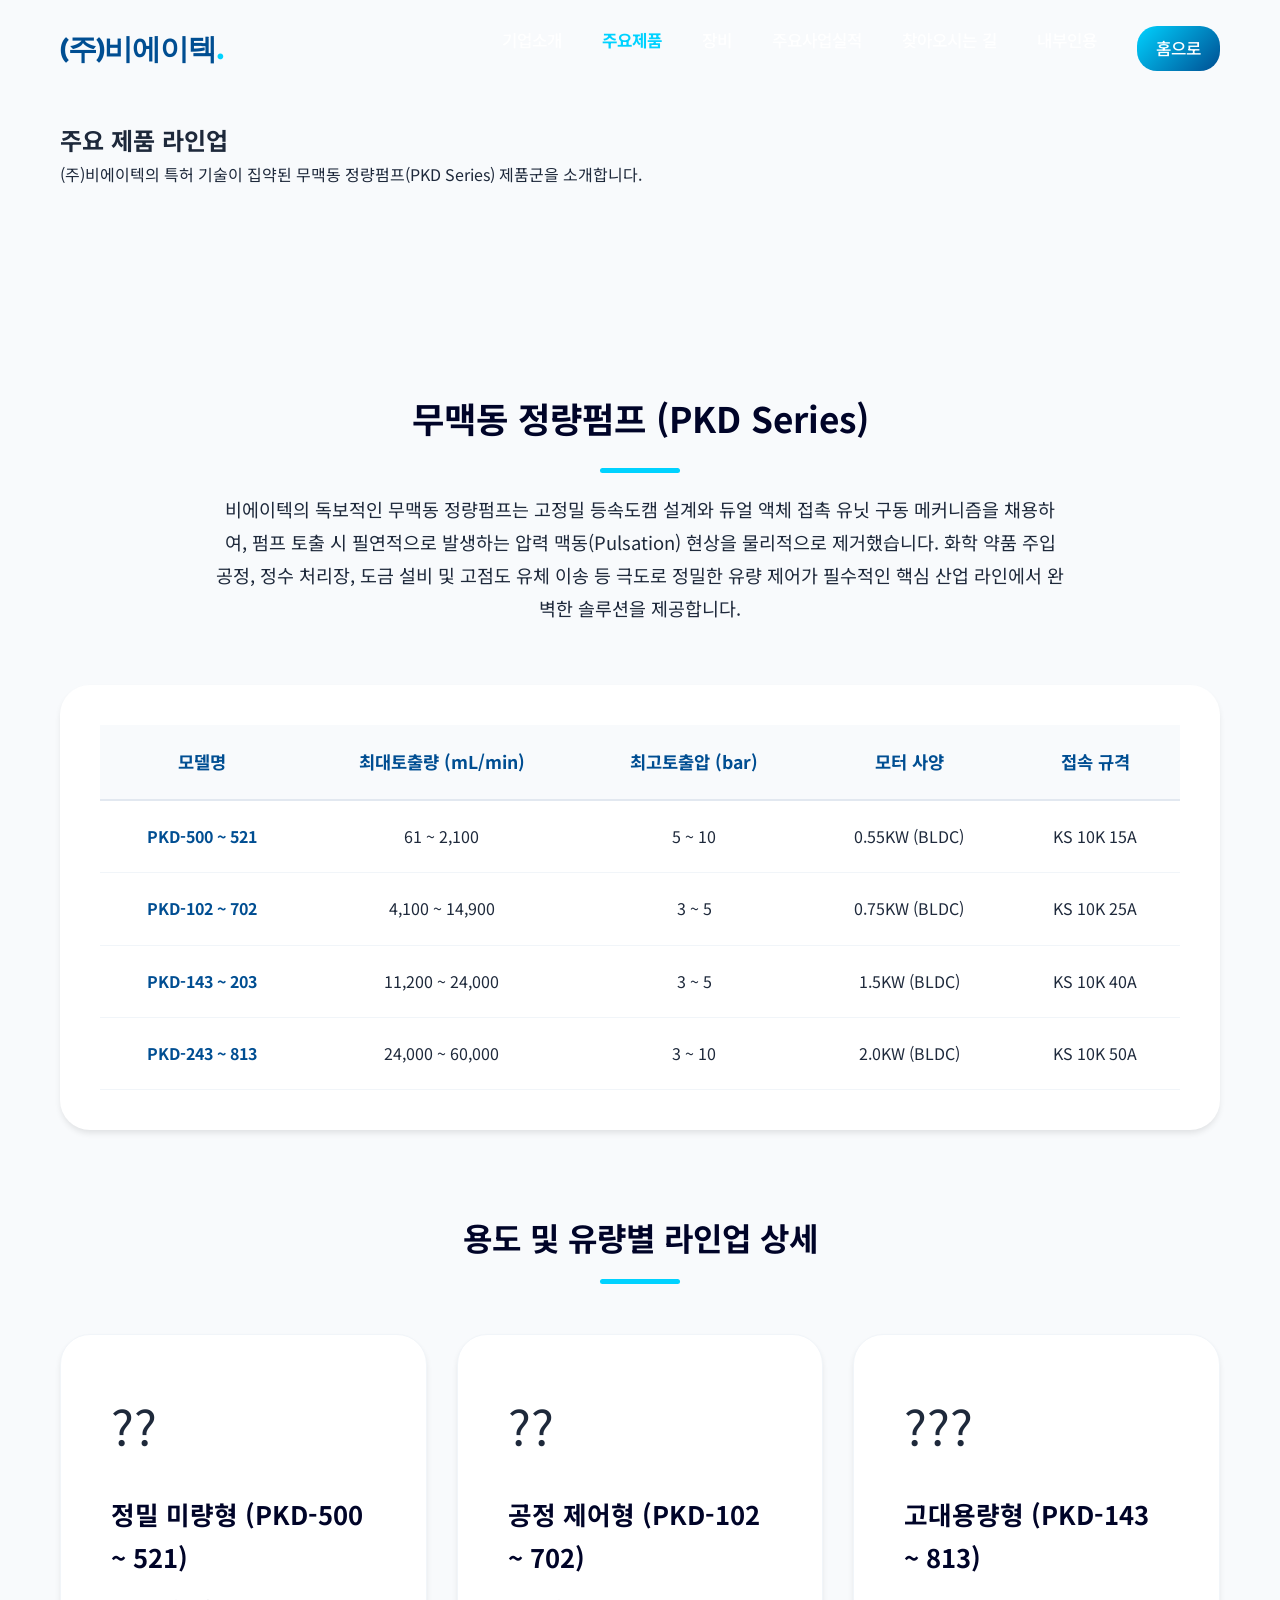
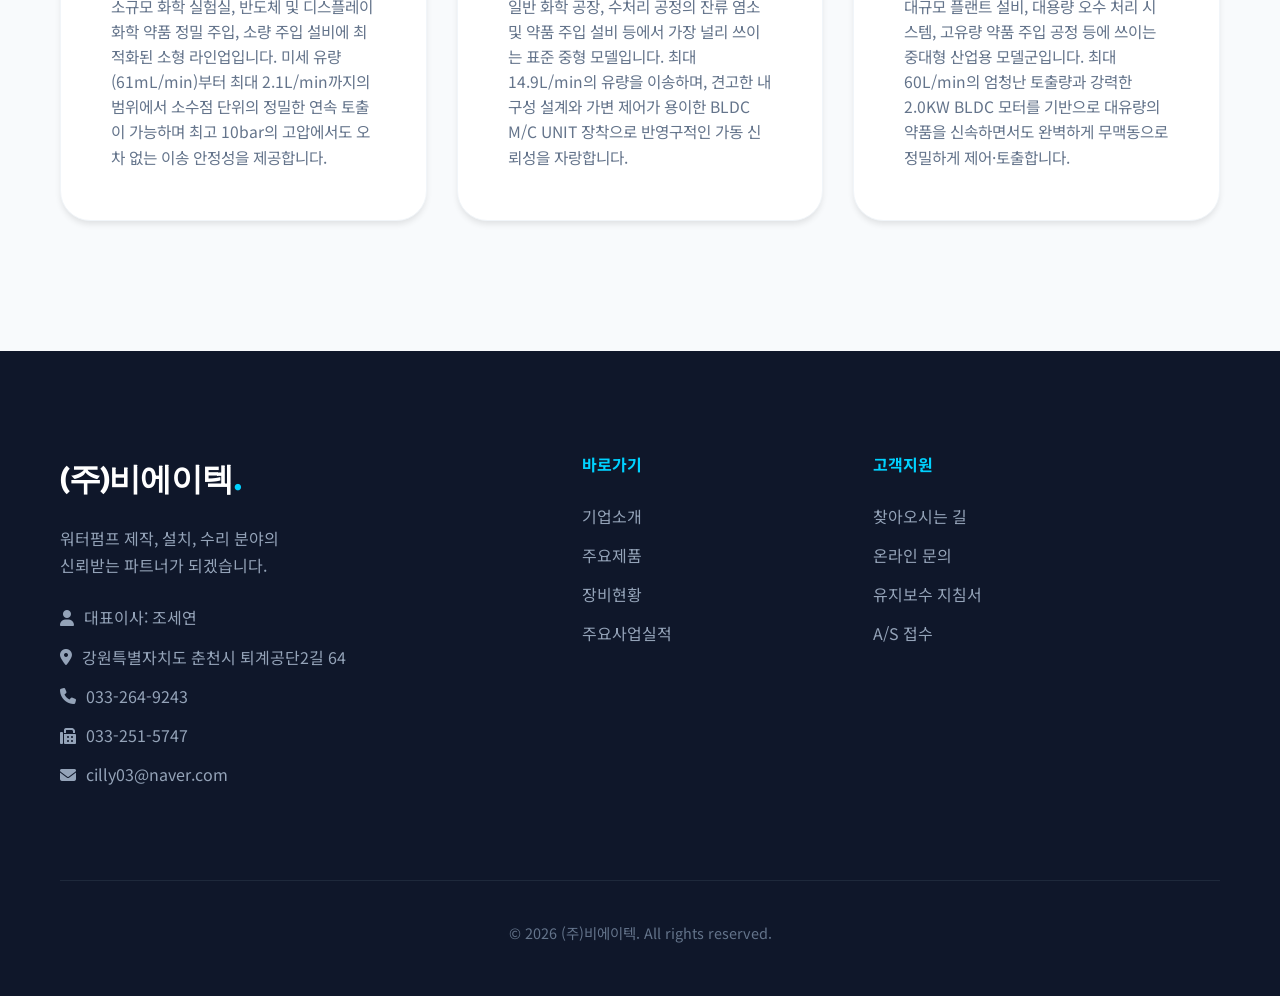
<file: product.html>
<!DOCTYPE html>
<html lang="ko">
<head>
    <meta charset="UTF-8">
    <meta name="viewport" content="width=device-width, initial-scale=1.0">
    <title>주요제품 - (주)비에이텍</title>
    <meta name="description" content="(주)비에이텍의 고정밀 무맥동 정량펌프 PKD Series 모델명, 토출량, 토출압 등 상세 사양을 확인하실 수 있습니다.">
    <link rel="stylesheet" href="index.css">
    <!-- Font Awesome for icons -->
    <link rel="stylesheet" href="https://cdnjs.cloudflare.com/ajax/libs/font-awesome/6.4.0/css/all.min.css">
</head>
<body>

    <!-- Header Navigation -->
    <nav id="navbar" class="scrolled">
        <div class="container nav-content">
            <a href="index.html" class="logo">(주)비에이텍<span>.</span></a>
            <ul class="nav-links">
                <li><a href="intro.html">기업소개</a></li>
                <li><a href="product.html" style="color: var(--secondary); font-weight: 700;">주요제품</a></li>
                <li><a href="equipment.html">장비</a></li>
                <li><a href="records.html">주요사업실적</a></li>
                <li><a href="map.html">찾아오시는 길</a></li>
                <li><a href="internal.html">내부인용</a></li>
                <li><a href="index.html" class="btn" style="padding: 0.5rem 1.2rem; background: linear-gradient(135deg, var(--secondary), var(--primary)); color: white; border-radius: 20px;">홈으로</a></li>
            </ul>
        </div>
    </nav>

    <!-- Sub-Hero Section -->
    <section class="sub-hero">
        <div class="sub-hero-overlay"></div>
        <div class="container sub-hero-content">
            <h1 class="reveal active">주요 제품 라인업</h1>
            <p class="reveal active">(주)비에이텍의 특허 기술이 집약된 무맥동 정량펌프(PKD Series) 제품군을 소개합니다.</p>
        </div>
    </section>

    <!-- Main Content Section -->
    <section class="section" style="background-color: #f8fafc; padding: 80px 0;">
        <div class="container">
            
            <!-- Product Intro Block -->
            <div class="product-intro reveal active" style="margin-bottom: 60px; text-align: center; max-width: 850px; margin-left: auto; margin-right: auto;">
                <h2 style="font-size: 2.2rem; color: var(--primary-dark); margin-bottom: 20px; font-weight: 700;">무맥동 정량펌프 (PKD Series)</h2>
                <div class="divider" style="width: 80px; height: 5px; background: var(--secondary); margin: 0 auto 20px; border-radius: 10px;"></div>
                <p style="color: var(--text-main); font-size: 1.15rem; line-height: 1.8;">
                    비에이텍의 독보적인 무맥동 정량펌프는 고정밀 등속도캠 설계와 듀얼 액체 접촉 유닛 구동 메커니즘을 채용하여, 
                    펌프 토출 시 필연적으로 발생하는 압력 맥동(Pulsation) 현상을 물리적으로 제거했습니다. 
                    화학 약품 주입 공정, 정수 처리장, 도금 설비 및 고점도 유체 이송 등 극도로 정밀한 유량 제어가 필수적인 핵심 산업 라인에서 완벽한 솔루션을 제공합니다.
                </p>
            </div>

            <!-- Product Specs Table -->
            <div class="table-container reveal active" style="margin-bottom: 80px;">
                <table style="width: 100%; border-collapse: collapse; text-align: center;">
                    <thead>
                        <tr>
                            <th style="padding: 22px; font-size: 1.1rem;">모델명</th>
                            <th style="padding: 22px; font-size: 1.1rem;">최대토출량 (mL/min)</th>
                            <th style="padding: 22px; font-size: 1.1rem;">최고토출압 (bar)</th>
                            <th style="padding: 22px; font-size: 1.1rem;">모터 사양</th>
                            <th style="padding: 22px; font-size: 1.1rem;">접속 규격</th>
                        </tr>
                    </thead>
                    <tbody>
                        <tr style="transition: var(--transition);">
                            <td style="padding: 22px; font-weight: 700; color: var(--primary);">PKD-500 ~ 521</td>
                            <td style="padding: 22px;">61 ~ 2,100</td>
                            <td style="padding: 22px;">5 ~ 10</td>
                            <td style="padding: 22px;">0.55KW (BLDC)</td>
                            <td style="padding: 22px;">KS 10K 15A</td>
                        </tr>
                        <tr style="transition: var(--transition);">
                            <td style="padding: 22px; font-weight: 700; color: var(--primary);">PKD-102 ~ 702</td>
                            <td style="padding: 22px;">4,100 ~ 14,900</td>
                            <td style="padding: 22px;">3 ~ 5</td>
                            <td style="padding: 22px;">0.75KW (BLDC)</td>
                            <td style="padding: 22px;">KS 10K 25A</td>
                        </tr>
                        <tr style="transition: var(--transition);">
                            <td style="padding: 22px; font-weight: 700; color: var(--primary);">PKD-143 ~ 203</td>
                            <td style="padding: 22px;">11,200 ~ 24,000</td>
                            <td style="padding: 22px;">3 ~ 5</td>
                            <td style="padding: 22px;">1.5KW (BLDC)</td>
                            <td style="padding: 22px;">KS 10K 40A</td>
                        </tr>
                        <tr style="transition: var(--transition);">
                            <td style="padding: 22px; font-weight: 700; color: var(--primary);">PKD-243 ~ 813</td>
                            <td style="padding: 22px;">24,000 ~ 60,000</td>
                            <td style="padding: 22px;">3 ~ 10</td>
                            <td style="padding: 22px;">2.0KW (BLDC)</td>
                            <td style="padding: 22px;">KS 10K 50A</td>
                        </tr>
                    </tbody>
                </table>
            </div>

            <!-- Page Section Separator -->
            <div class="section-separator"></div>

            <!-- Showcase of product segments -->
            <div class="section-header reveal active" style="margin-top: 50px; margin-bottom: 50px;">
                <h2 style="font-size: 2rem; color: var(--primary-dark); font-weight: 700;">용도 및 유량별 라인업 상세</h2>
                <div class="divider" style="width: 80px; height: 5px; background: var(--secondary); margin: 0 auto; border-radius: 10px;"></div>
            </div>

            <!-- Features Cards Grid -->
            <div class="features-grid reveal active" style="margin-bottom: 50px;">
                <!-- Segment 1 -->
                <div class="feature-card">
                    <span class="feature-icon">??</span>
                    <h3 style="font-weight: 700; color: var(--primary-dark);">정밀 미량형 (PKD-500 ~ 521)</h3>
                    <p style="margin-top: 15px; color: var(--text-muted); font-size: 0.98rem; line-height: 1.6;">
                        소규모 화학 실험실, 반도체 및 디스플레이 화학 약품 정밀 주입, 소량 주입 설비에 최적화된 소형 라인업입니다.
                        미세 유량(61mL/min)부터 최대 2.1L/min까지의 범위에서 소수점 단위의 정밀한 연속 토출이 가능하며 최고 10bar의 고압에서도 오차 없는 이송 안정성을 제공합니다.
                    </p>
                </div>
                <!-- Segment 2 -->
                <div class="feature-card">
                    <span class="feature-icon">??</span>
                    <h3 style="font-weight: 700; color: var(--primary-dark);">공정 제어형 (PKD-102 ~ 702)</h3>
                    <p style="margin-top: 15px; color: var(--text-muted); font-size: 0.98rem; line-height: 1.6;">
                        일반 화학 공장, 수처리 공정의 잔류 염소 및 약품 주입 설비 등에서 가장 널리 쓰이는 표준 중형 모델입니다.
                        최대 14.9L/min의 유량을 이송하며, 견고한 내구성 설계와 가변 제어가 용이한 BLDC M/C UNIT 장착으로 반영구적인 가동 신뢰성을 자랑합니다.
                    </p>
                </div>
                <!-- Segment 3 -->
                <div class="feature-card">
                    <span class="feature-icon">???</span>
                    <h3 style="font-weight: 700; color: var(--primary-dark);">고대용량형 (PKD-143 ~ 813)</h3>
                    <p style="margin-top: 15px; color: var(--text-muted); font-size: 0.98rem; line-height: 1.6;">
                        대규모 플랜트 설비, 대용량 오수 처리 시스템, 고유량 약품 주입 공정 등에 쓰이는 중대형 산업용 모델군입니다.
                        최대 60L/min의 엄청난 토출량과 강력한 2.0KW BLDC 모터를 기반으로 대유량의 약품을 신속하면서도 완벽하게 무맥동으로 정밀하게 제어·토출합니다.
                    </p>
                </div>
            </div>

        </div>
    </section>

    <!-- Footer Section -->
    <footer>
        <div class="container">
            <div class="footer-grid">
                <div class="footer-brand">
                    <h3 class="logo">(주)비에이텍<span>.</span></h3>
                    <p style="margin-bottom: 25px; color: #94a3b8;">워터펌프 제작, 설치, 수리 분야의<br>신뢰받는 파트너가 되겠습니다.</p>
                    <div class="footer-info">
                        <p><i class="fas fa-user"></i> 대표이사: 조세연</p>
                        <p><i class="fas fa-map-marker-alt"></i> 강원특별자치도 춘천시 퇴계공단2길 64</p>
                        <p><i class="fas fa-phone"></i> 033-264-9243</p>
                        <p><i class="fas fa-fax"></i> 033-251-5747</p>
                        <p><i class="fas fa-envelope"></i> cilly03@naver.com</p>
                    </div>
                </div>
                <div class="footer-links">
                    <h4>바로가기</h4>
                    <ul>
                        <li><a href="intro.html">기업소개</a></li>
                        <li><a href="product.html">주요제품</a></li>
                        <li><a href="equipment.html">장비현황</a></li>
                        <li><a href="records.html">주요사업실적</a></li>
                    </ul>
                </div>
                <div class="footer-links">
                    <h4>고객지원</h4>
                    <ul>
                        <li><a href="map.html">찾아오시는 길</a></li>
                        <li><a href="inquiry.html">온라인 문의</a></li>
                        <li><a href="equipment.html">유지보수 지침서</a></li>
                        <li><a href="inquiry.html">A/S 접수</a></li>
                    </ul>
                </div>
            </div>
            <div class="footer-bottom">
                <p>&copy; 2026 (주)비에이텍. All rights reserved.</p>
            </div>
        </div>
    </footer>

    <script src="script.js"></script>
</body>
</html>
</file>
<file: index.css>
@import url('https://fonts.googleapis.com/css2?family=Outfit:wght@300;400;600;800&family=Noto+Sans+KR:wght@300;400;500;700;900&display=swap');

:root {
    --primary: #004e92;
    --primary-dark: #000428;
    --secondary: #00d2ff;
    --accent: #00f2fe;
    --white: #ffffff;
    --bg-light: #f8fafc;
    --text-main: #1e293b;
    --text-muted: #64748b;
    --glass: rgba(255, 255, 255, 0.7);
    --glass-border: rgba(255, 255, 255, 0.4);
    --shadow-sm: 0 4px 6px -1px rgb(0 0 0 / 0.1);
    --shadow-lg: 0 20px 25px -5px rgb(0 0 0 / 0.1);
    --transition: all 0.5s cubic-bezier(0.4, 0, 0.2, 1);
}

* {
    margin: 0;
    padding: 0;
    box-sizing: border-box;
}

body {
    font-family: 'Noto Sans KR', sans-serif;
    color: var(--text-main);
    line-height: 1.7;
    background-color: var(--bg-light);
    overflow-x: hidden;
}

/* --- Layout --- */
.container {
    max-width: 1200px;
    margin: 0 auto;
    padding: 0 20px;
}

section {
    padding: 120px 0;
}

/* --- Navigation --- */
nav {
    position: fixed;
    top: 0;
    width: 100%;
    z-index: 1000;
    padding: 1.5rem 0;
    transition: var(--transition);
}

nav.scrolled {
    background: rgba(255, 255, 255, 0.85);
    backdrop-filter: blur(15px);
    padding: 1rem 0;
    box-shadow: var(--shadow-sm);
    border-bottom: 1px solid var(--glass-border);
}

.nav-content {
    display: flex;
    justify-content: space-between;
    align-items: center;
}

.logo {
    font-family: 'Outfit', sans-serif;
    font-size: 1.8rem;
    font-weight: 800;
    color: var(--primary);
    text-decoration: none;
    letter-spacing: -1px;
}

.logo span {
    color: var(--secondary);
}

.nav-links {
    display: flex;
    gap: 2.5rem;
    list-style: none;
}

.nav-links a {
    text-decoration: none;
    color: var(--text-main);
    font-weight: 500;
    font-size: 1.05rem;
    transition: var(--transition);
    position: relative;
}

nav:not(.scrolled) .nav-links a {
    color: white;
}

.nav-links a::after {
    content: '';
    position: absolute;
    bottom: -5px;
    left: 0;
    width: 0;
    height: 2px;
    background: var(--secondary);
    transition: var(--transition);
}

.nav-links a:hover::after {
    width: 100%;
}

/* --- Hero Section --- */
.hero {
    height: 100vh;
    display: flex;
    align-items: center;
    position: relative;
    background: var(--primary-dark);
    color: white;
    overflow: hidden;
}

.hero-overlay {
    position: absolute;
    top: 0;
    left: 0;
    width: 100%;
    height: 100%;
    background: linear-gradient(135deg, rgba(0, 4, 40, 0.8) 0%, rgba(0, 78, 146, 0.4) 100%);
    z-index: 1;
}

.hero-img {
    position: absolute;
    top: 0;
    left: 0;
    width: 100%;
    height: 100%;
    object-fit: cover;
    z-index: 0;
    animation: zoomOut 20s infinite alternate;
}

@keyframes zoomOut {
    from { transform: scale(1); }
    to { transform: scale(1.1); }
}

.hero-content {
    position: relative;
    z-index: 2;
    max-width: 800px;
}

.hero h1 {
    font-size: 4rem;
    font-weight: 900;
    line-height: 1.2;
    margin-bottom: 2rem;
    text-shadow: 0 10px 30px rgba(0,0,0,0.5);
}

.hero p {
    font-size: 1.5rem;
    font-weight: 300;
    margin-bottom: 3rem;
    opacity: 0.9;
}

.cta-group {
    display: flex;
    gap: 1.5rem;
}

.btn {
    padding: 1.2rem 2.5rem;
    border-radius: 50px;
    font-weight: 600;
    text-decoration: none;
    transition: var(--transition);
    display: inline-block;
}

.btn-primary {
    background: linear-gradient(135deg, var(--secondary), var(--primary));
    color: white;
    box-shadow: 0 10px 20px rgba(0, 210, 255, 0.3);
}

.btn-primary:hover {
    transform: translateY(-5px);
    box-shadow: 0 15px 30px rgba(0, 210, 255, 0.4);
}

/* --- Features --- */
.section-header {
    text-align: center;
    margin-bottom: 80px;
}

.section-header h2 {
    font-size: 2.8rem;
    color: var(--primary-dark);
    margin-bottom: 15px;
}

.section-header .divider {
    width: 80px;
    height: 5px;
    background: var(--secondary);
    margin: 0 auto;
    border-radius: 10px;
}

.features-grid {
    display: grid;
    grid-template-columns: repeat(auto-fit, minmax(350px, 1fr));
    gap: 30px;
}

.feature-card {
    background: white;
    padding: 50px;
    border-radius: 30px;
    box-shadow: var(--shadow-sm);
    transition: var(--transition);
    border: 1px solid #f1f5f9;
}

.feature-card:hover {
    transform: translateY(-10px);
    box-shadow: var(--shadow-lg);
}

.feature-icon {
    font-size: 3rem;
    margin-bottom: 25px;
    display: block;
}

.feature-card h3 {
    font-size: 1.6rem;
    margin-bottom: 15px;
    color: var(--primary);
}

/* --- Certifications --- */
.cert-grid {
    display: grid;
    grid-template-columns: repeat(auto-fit, minmax(300px, 1fr));
    gap: 40px;
    margin-top: 50px;
}

.cert-item {
    text-align: center;
    background: white;
    padding: 30px;
    border-radius: 20px;
    box-shadow: var(--shadow-sm);
    transition: var(--transition);
}

.cert-item:hover {
    transform: translateY(-15px);
    box-shadow: var(--shadow-lg);
}

.cert-img-wrapper {
    width: 100%;
    height: 400px;
    background: #f8fafc;
    border-radius: 15px;
    overflow: hidden;
    margin-bottom: 25px;
    border: 1px solid #e2e8f0;
    display: flex;
    align-items: center;
    justify-content: center;
}

.cert-img-wrapper img {
    max-width: 90%;
    max-height: 90%;
    object-fit: contain;
    transition: var(--transition);
}

.cert-item:hover .cert-img-wrapper img {
    transform: scale(1.05);
}

.cert-item h3 {
    color: var(--primary);
    margin-bottom: 10px;
}

.cert-item p {
    color: var(--text-muted);
}

/* --- Table --- */
.table-container {
    background: white;
    padding: 40px;
    border-radius: 30px;
    box-shadow: var(--shadow-sm);
    overflow-x: auto;
}

table {
    width: 100%;
    border-collapse: collapse;
    min-width: 800px;
}

th {
    background: var(--bg-light);
    color: var(--primary);
    padding: 20px;
    text-align: center;
    font-weight: 700;
    border-bottom: 2px solid #e2e8f0;
}

td {
    padding: 20px;
    text-align: center;
    border-bottom: 1px solid #f1f5f9;
}

tr:hover {
    background-color: #f8fafc;
}

/* --- Footer --- */
footer {
    background: #0f172a;
    color: white;
    padding: 100px 0 50px;
}

.footer-grid {
    display: grid;
    grid-template-columns: 2fr 1fr 1.5fr;
    gap: 60px;
    margin-bottom: 80px;
}

.footer-brand h3 {
    font-size: 2rem;
    margin-bottom: 20px;
    color: white;
}

.footer-info p {
    color: #94a3b8;
    margin-bottom: 12px;
    display: flex;
    align-items: center;
    gap: 10px;
}

.footer-links h4 {
    margin-bottom: 25px;
    color: var(--secondary);
}

.footer-links ul {
    list-style: none;
}

.footer-links li {
    margin-bottom: 12px;
}

.footer-links a {
    color: #94a3b8;
    text-decoration: none;
    transition: var(--transition);
}

.footer-links a:hover {
    color: white;
    padding-left: 5px;
}

.footer-bottom {
    border-top: 1px solid #1e293b;
    padding-top: 40px;
    text-align: center;
    color: #64748b;
    font-size: 0.9rem;
}

/* --- Animations --- */
.reveal {
    opacity: 0;
    transform: translateY(40px);
    transition: all 1s ease-out;
}

.reveal.active {
    opacity: 1;
    transform: translateY(0);
}

/* Responsive */
@media (max-width: 1024px) {
    .footer-grid { grid-template-columns: 1fr 1fr; }
}

@media (max-width: 768px) {
    .hero h1 { font-size: 2.5rem; }
    .nav-links { display: none; }
    .footer-grid { grid-template-columns: 1fr; }
}
</file>
